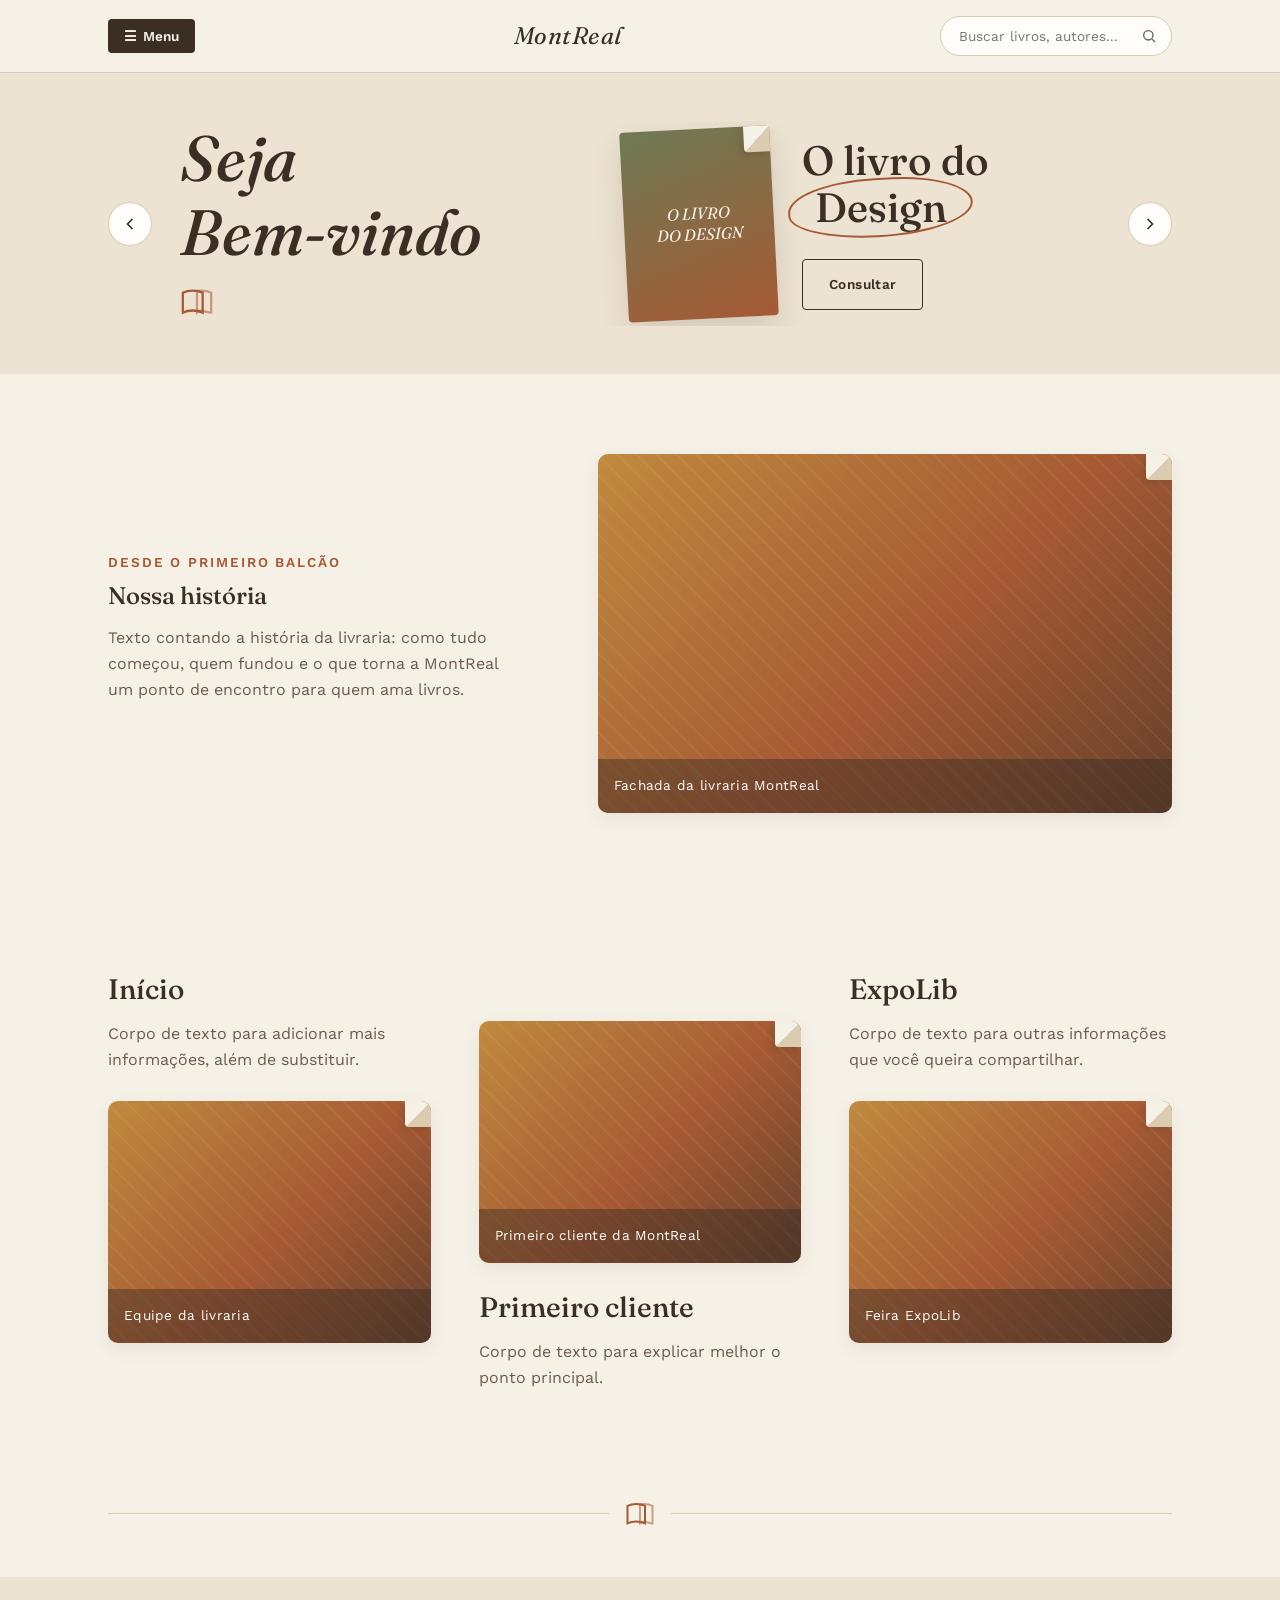
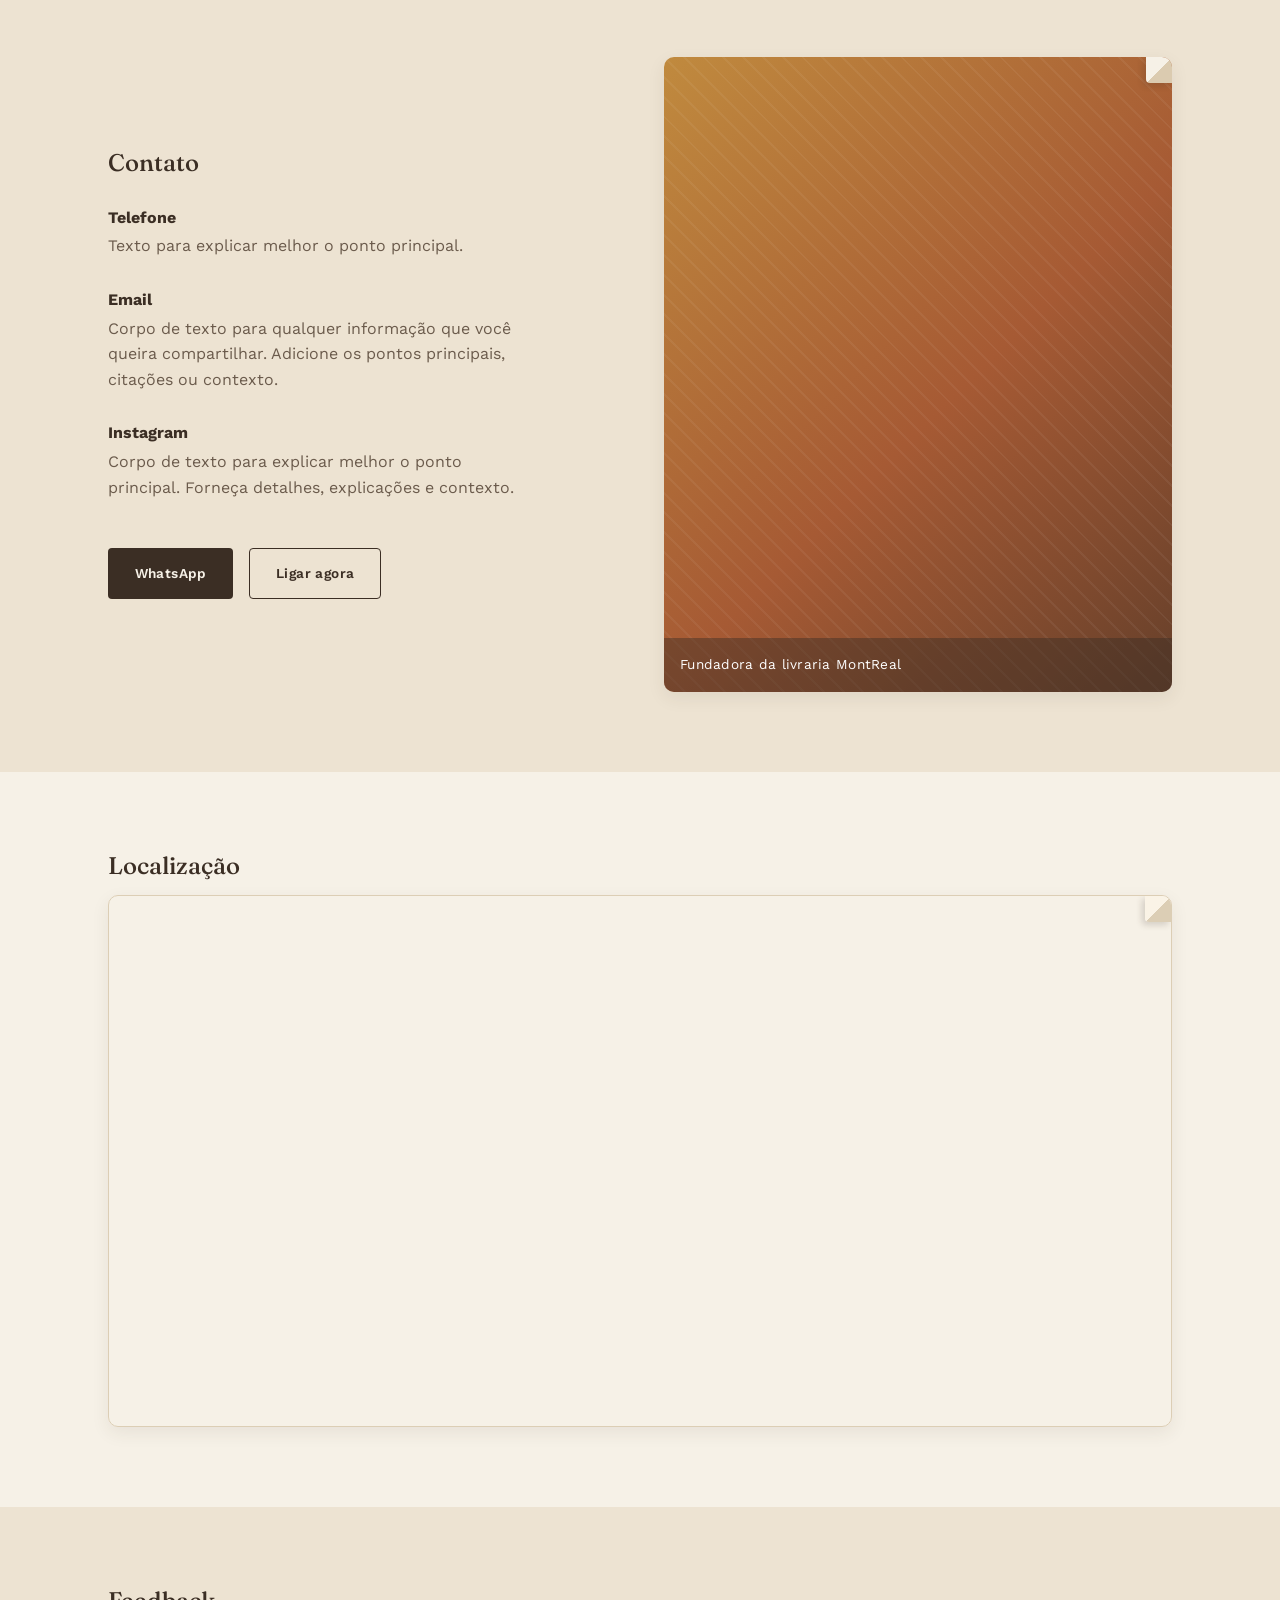
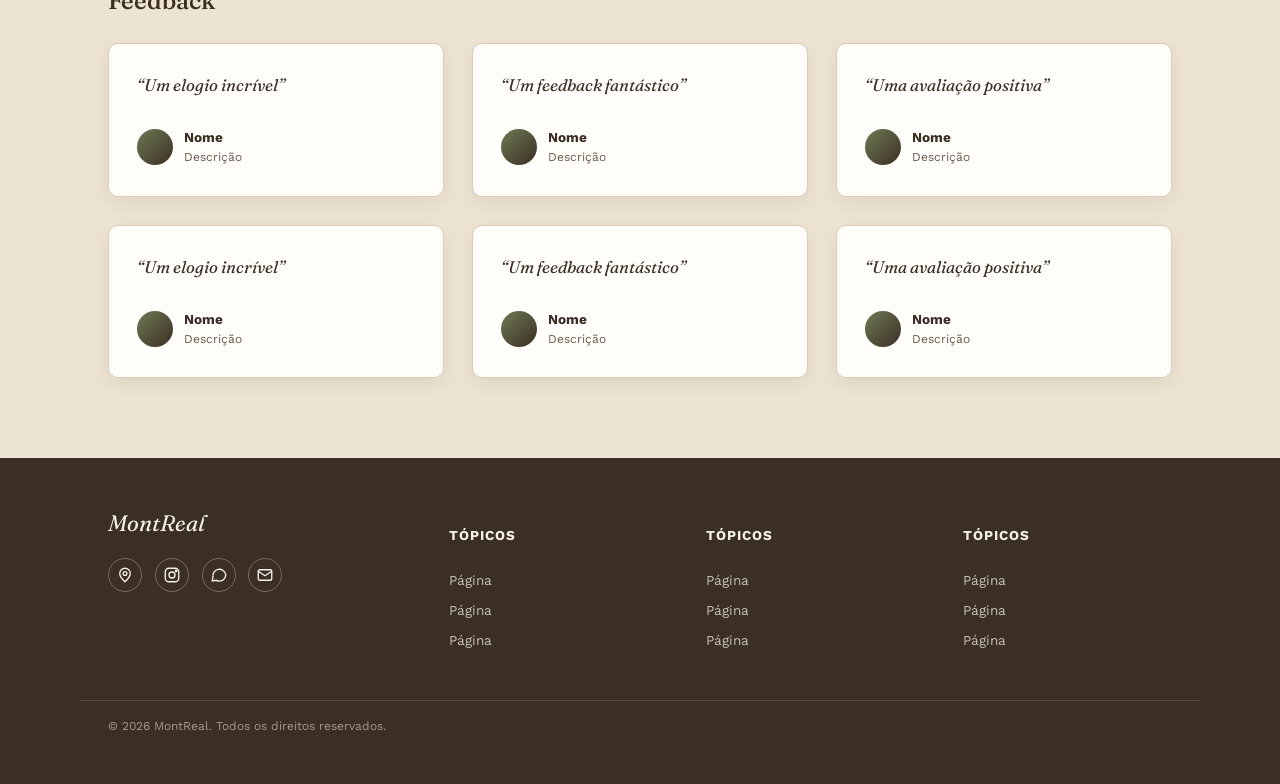
<file: tbifsc/index.html>
<!DOCTYPE html>
<html lang="pt-BR">
<head>
<meta charset="UTF-8">
<meta name="viewport" content="width=device-width, initial-scale=1.0">
<title>MontReal — Livraria</title>

<!-- Tokens de design e estilos globais -->
<link rel="stylesheet" href="assets/css/variables.css">
<link rel="stylesheet" href="assets/css/global.css">

<!-- Estilos de cada componente (mesma ordem em que aparecem na página) -->
<link rel="stylesheet" href="components/01-header/header.css">
<link rel="stylesheet" href="components/02-hero/hero.css">
<link rel="stylesheet" href="components/03-historia/historia.css">
<link rel="stylesheet" href="components/04-info-cards/info-cards.css">
<link rel="stylesheet" href="components/05-divider/divider.css">
<link rel="stylesheet" href="components/06-contato/contato.css">
<link rel="stylesheet" href="components/07-localizacao/localizacao.css">
<link rel="stylesheet" href="components/08-feedback/feedback.css">
<link rel="stylesheet" href="components/09-footer/footer.css">
</head>
<body>

<!-- =================== 01. HEADER =================== -->
<header class="site-header" id="site-header">
  <div class="container site-header__inner">

    <button class="site-header__menu-btn" id="menuToggle" aria-expanded="false" aria-controls="mobileNav">
      <span class="visually-hidden">Abrir menu</span>
      <span class="site-header__menu-label">Menu</span>
    </button>

    <a href="#top" class="site-header__logo">MontReal</a>

    <form class="site-header__search" role="search" onsubmit="return false;">
      <label for="searchInput" class="visually-hidden">Buscar</label>
      <input type="search" id="searchInput" placeholder="Buscar livros, autores...">
      <button type="submit" class="site-header__search-btn" aria-label="Buscar">
        <svg width="16" height="16" viewBox="0 0 24 24" fill="none" stroke="currentColor" stroke-width="2">
          <circle cx="11" cy="11" r="7"/>
          <line x1="21" y1="21" x2="16.65" y2="16.65"/>
        </svg>
      </button>
    </form>
  </div>

  <nav class="mobile-nav" id="mobileNav" aria-hidden="true">
    <a href="#historia">Nossa história</a>
    <a href="#contato">Contato</a>
    <a href="#localizacao">Localização</a>
    <a href="#feedback">Feedback</a>
  </nav>
</header>

<!-- =================== 02. HERO =================== -->
<section class="hero section--alt" id="top" aria-label="Boas-vindas">
  <div class="container hero__inner">

    <button class="hero__arrow hero__arrow--prev" id="heroPrev" aria-label="Slide anterior">
      <svg width="20" height="20" viewBox="0 0 24 24" fill="none" stroke="currentColor" stroke-width="2"><polyline points="15 18 9 12 15 6"/></svg>
    </button>

    <div class="hero__slides" id="heroSlides">
      <article class="hero__slide" data-slide="0">
        <div class="hero__text">
          <h1>Seja<br>Bem-vindo</h1>
          <svg class="hero__book-icon" width="34" height="34" viewBox="0 0 24 24" fill="none" stroke="currentColor" stroke-width="1.6">
            <path d="M2 5.5C2 5.5 5 4 9 4s7 1.5 7 1.5v14S13 18 9 18s-7 1.5-7 1.5V5.5Z"/>
            <path d="M22 5.5C22 5.5 19 4 15 4s-3 .3-3 .3v15.2s2-1.5 3-1.5 5 1.5 7 1.5V5.5Z" opacity=".55"/>
          </svg>
        </div>

        <div class="hero__featured">
          <div class="hero__book dog-ear">
            <span class="hero__book-title">O LIVRO<br>DO DESIGN</span>
          </div>
          <div class="hero__caption">
            <h2>O livro do <span class="hero__circle">Design</span></h2>
            <a href="#" class="btn btn--outline">Consultar</a>
          </div>
        </div>
      </article>
    </div>

    <button class="hero__arrow hero__arrow--next" id="heroNext" aria-label="Próximo slide">
      <svg width="20" height="20" viewBox="0 0 24 24" fill="none" stroke="currentColor" stroke-width="2"><polyline points="9 18 15 12 9 6"/></svg>
    </button>
  </div>
</section>

<!-- =================== 03. NOSSA HISTÓRIA =================== -->
<section class="historia section" id="historia" aria-labelledby="historia-title">
  <div class="container historia__inner">
    <div class="historia__text">
      <span class="eyebrow">Desde o primeiro balcão</span>
      <h2 id="historia-title">Nossa história</h2>
      <p>Texto contando a história da livraria: como tudo começou, quem
        fundou e o que torna a MontReal um ponto de encontro para quem
        ama livros.</p>
    </div>
    <div class="historia__image img-placeholder dog-ear">
      <span>Fachada da livraria MontReal</span>
    </div>
  </div>
</section>

<!-- =================== 04. BLOCOS INFORMATIVOS =================== -->
<section class="info-cards section" aria-label="Sobre a livraria">
  <div class="container info-cards__grid">

    <article class="info-card">
      <h3>Início</h3>
      <p>Corpo de texto para adicionar mais informações, além de substituir.</p>
      <div class="info-card__image img-placeholder dog-ear">
        <span>Equipe da livraria</span>
      </div>
    </article>

    <article class="info-card info-card--offset">
      <div class="info-card__image img-placeholder dog-ear">
        <span>Primeiro cliente da MontReal</span>
      </div>
      <h3>Primeiro cliente</h3>
      <p>Corpo de texto para explicar melhor o ponto principal.</p>
    </article>

    <article class="info-card">
      <h3>ExpoLib</h3>
      <p>Corpo de texto para outras informações que você queira compartilhar.</p>
      <div class="info-card__image img-placeholder dog-ear">
        <span>Feira ExpoLib</span>
      </div>
    </article>

  </div>
</section>

<!-- =================== 05. DIVISOR =================== -->
<div class="divider" role="separator" aria-hidden="true">
  <span class="ribbon-divider">
    <svg width="30" height="30" viewBox="0 0 24 24" fill="none" stroke="currentColor" stroke-width="1.6">
      <path d="M2 5.5C2 5.5 5 4 9 4s7 1.5 7 1.5v14S13 18 9 18s-7 1.5-7 1.5V5.5Z"/>
      <path d="M22 5.5C22 5.5 19 4 15 4s-3 .3-3 .3v15.2s2-1.5 3-1.5 5 1.5 7 1.5V5.5Z" opacity=".55"/>
    </svg>
  </span>
</div>

<!-- =================== 06. CONTATO =================== -->
<section class="contato section section--alt" id="contato" aria-labelledby="contato-title">
  <div class="container contato__inner">

    <div class="contato__info">
      <h2 id="contato-title">Contato</h2>

      <dl class="contato__list">
        <div class="contato__item">
          <dt>Telefone</dt>
          <dd>Texto para explicar melhor o ponto principal.</dd>
        </div>
        <div class="contato__item">
          <dt>Email</dt>
          <dd>Corpo de texto para qualquer informação que você queira
            compartilhar. Adicione os pontos principais, citações ou
            contexto.</dd>
        </div>
        <div class="contato__item">
          <dt>Instagram</dt>
          <dd>Corpo de texto para explicar melhor o ponto principal.
            Forneça detalhes, explicações e contexto.</dd>
        </div>
      </dl>

      <div class="contato__actions">
        <a href="https://wa.me/5500000000000" class="btn btn--primary" target="_blank" rel="noopener">WhatsApp</a>
        <a href="tel:+5500000000000" class="btn btn--outline">Ligar agora</a>
      </div>
    </div>

    <div class="contato__image img-placeholder dog-ear">
      <span>Fundadora da livraria MontReal</span>
    </div>

  </div>
</section>

<!-- =================== 07. LOCALIZAÇÃO =================== -->
<section class="localizacao section" id="localizacao" aria-labelledby="localizacao-title">
  <div class="container">
    <h2 id="localizacao-title">Localização</h2>
    <div class="localizacao__map dog-ear">
      <iframe
        title="Mapa de localização da livraria MontReal"
        src="https://www.google.com/maps?q=livraria&output=embed"
        loading="lazy"
        referrerpolicy="no-referrer-when-downgrade">
      </iframe>
    </div>
  </div>
</section>

<!-- =================== 08. FEEDBACK =================== -->
<section class="feedback section section--alt" id="feedback" aria-labelledby="feedback-title">
  <div class="container">
    <h2 id="feedback-title">Feedback</h2>

    <div class="feedback__grid" id="feedbackGrid">
      <blockquote class="feedback__card">
        <p>&ldquo;Um elogio incrível&rdquo;</p>
        <footer>
          <span class="feedback__avatar" aria-hidden="true"></span>
          <span><strong>Nome</strong><small>Descrição</small></span>
        </footer>
      </blockquote>
      <blockquote class="feedback__card">
        <p>&ldquo;Um feedback fantástico&rdquo;</p>
        <footer>
          <span class="feedback__avatar" aria-hidden="true"></span>
          <span><strong>Nome</strong><small>Descrição</small></span>
        </footer>
      </blockquote>
      <blockquote class="feedback__card">
        <p>&ldquo;Uma avaliação positiva&rdquo;</p>
        <footer>
          <span class="feedback__avatar" aria-hidden="true"></span>
          <span><strong>Nome</strong><small>Descrição</small></span>
        </footer>
      </blockquote>
      <blockquote class="feedback__card">
        <p>&ldquo;Um elogio incrível&rdquo;</p>
        <footer>
          <span class="feedback__avatar" aria-hidden="true"></span>
          <span><strong>Nome</strong><small>Descrição</small></span>
        </footer>
      </blockquote>
      <blockquote class="feedback__card">
        <p>&ldquo;Um feedback fantástico&rdquo;</p>
        <footer>
          <span class="feedback__avatar" aria-hidden="true"></span>
          <span><strong>Nome</strong><small>Descrição</small></span>
        </footer>
      </blockquote>
      <blockquote class="feedback__card">
        <p>&ldquo;Uma avaliação positiva&rdquo;</p>
        <footer>
          <span class="feedback__avatar" aria-hidden="true"></span>
          <span><strong>Nome</strong><small>Descrição</small></span>
        </footer>
      </blockquote>
    </div>
  </div>
</section>

<!-- =================== 09. FOOTER =================== -->
<footer class="site-footer">
  <div class="container site-footer__inner">

    <div class="site-footer__brand">
      <p class="site-footer__logo">MontReal</p>
      <div class="site-footer__socials">
        <a href="#" aria-label="Localização">
          <svg width="18" height="18" viewBox="0 0 24 24" fill="none" stroke="currentColor" stroke-width="1.8"><path d="M12 21s-7-6.2-7-11a7 7 0 1 1 14 0c0 4.8-7 11-7 11Z"/><circle cx="12" cy="10" r="2.5"/></svg>
        </a>
        <a href="#" aria-label="Instagram">
          <svg width="18" height="18" viewBox="0 0 24 24" fill="none" stroke="currentColor" stroke-width="1.8"><rect x="3" y="3" width="18" height="18" rx="5"/><circle cx="12" cy="12" r="4"/><circle cx="17.5" cy="6.5" r="1"/></svg>
        </a>
        <a href="#" aria-label="WhatsApp">
          <svg width="18" height="18" viewBox="0 0 24 24" fill="none" stroke="currentColor" stroke-width="1.8"><path d="M21 11.5a8.5 8.5 0 0 1-12.4 7.6L3 20l1-5.4A8.5 8.5 0 1 1 21 11.5Z"/></svg>
        </a>
        <a href="#" aria-label="Email">
          <svg width="18" height="18" viewBox="0 0 24 24" fill="none" stroke="currentColor" stroke-width="1.8"><rect x="3" y="5" width="18" height="14" rx="2"/><path d="m3 7 9 6 9-6"/></svg>
        </a>
      </div>
    </div>

    <nav class="site-footer__col">
      <h4>Tópicos</h4>
      <a href="#">Página</a>
      <a href="#">Página</a>
      <a href="#">Página</a>
    </nav>
    <nav class="site-footer__col">
      <h4>Tópicos</h4>
      <a href="#">Página</a>
      <a href="#">Página</a>
      <a href="#">Página</a>
    </nav>
    <nav class="site-footer__col">
      <h4>Tópicos</h4>
      <a href="#">Página</a>
      <a href="#">Página</a>
      <a href="#">Página</a>
    </nav>

  </div>
  <p class="site-footer__copy">&copy; <span id="footerYear"></span> MontReal. Todos os direitos reservados.</p>
</footer>

<!-- Scripts de cada componente -->
<script src="components/01-header/header.js"></script>
<script src="components/02-hero/hero.js"></script>
<script src="components/09-footer/footer.js"></script>

</body>
</html>
</file>
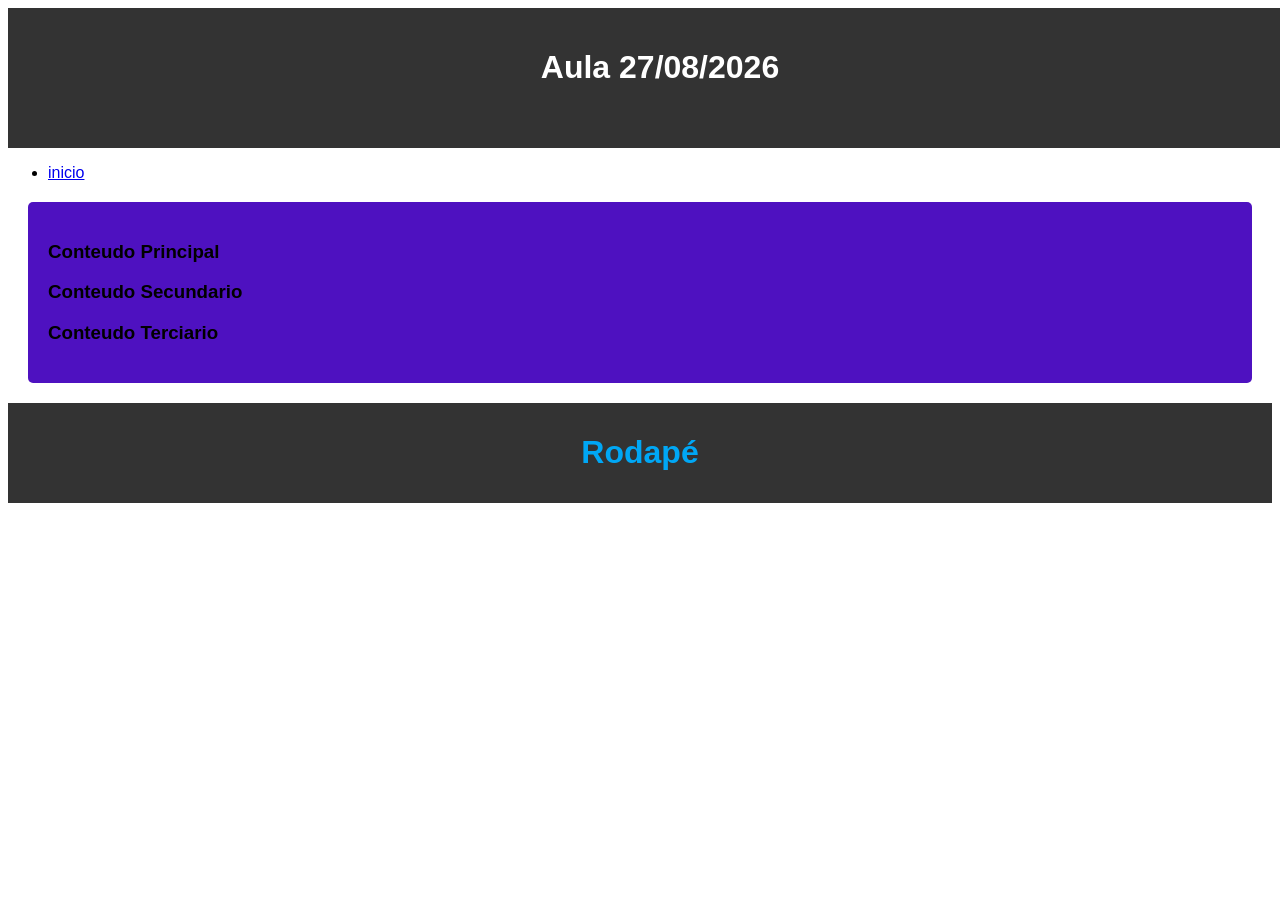
<file: frontend/aula2708/index.html>
<!DOCTYPE html>
<html lang="pt-br">
    <head>
        <meta charset="UTF-8">
        <meta name="viewport" content="width-device-width, initial-scale-1.0">
        <title>Documento</title>
        <link rel="stylesheet" href="style.css">

    </head>
    <body class="body">
        <header class="header">
            <h1>Aula 27/08/2026</h1>

        </header>
        <nav>
            <ul>
                <li><a href="../aula2708/page2.html">inicio</a></li>
              

            </ul>
        </nav>
        <section class="conteudo">  
            <section class="conteudo-principal">
                <h1>Conteudo Principal</h1>
            </section>
            <section class="conteudo-secundario">
                <h1>Conteudo Secundario</h1>
            </section>


                <section class="conteudo-terciario">
                    <h1>Conteudo Terciario</h1>
                </section>


          
            
        </section>
        <footer class="rodape">
            <h1>Rodapé</h1>
        </footer>
    </body>
</html>
</file>
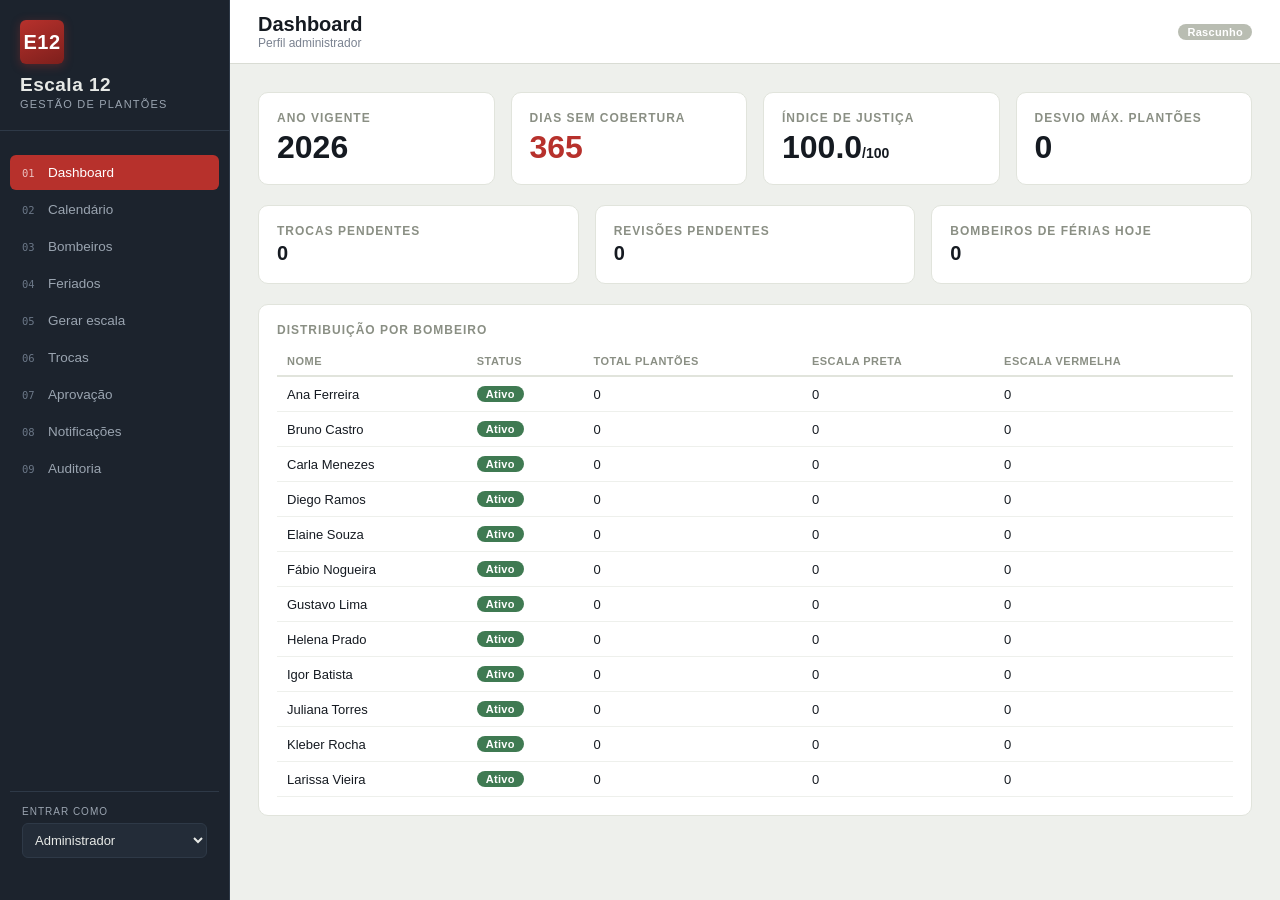
<file: ProjetoCorpoDeBombeiros/escala-bombeiros.html>
<!DOCTYPE html>
<html lang="pt-BR">
<head>
<meta charset="UTF-8">
<meta name="viewport" content="width=device-width, initial-scale=1.0">
<title>Escala 12 — Gestão de Plantões</title>
<style>
:root{
  --ink:#151a21;
  --paper:#eef0ec;
  --panel:#1c232d;
  --panel-2:#232c38;
  --line:#2e3947;
  --red:#b7312c;
  --red-soft:#e2c4c2;
  --amber:#d99a2b;
  --slate:#6b7787;
  --green:#3f7a52;
  --text:#e7e9e6;
  --text-dim:#9aa4b0;
  --font-display: 'Bahnschrift', 'Arial Narrow', Impact, sans-serif;
  --font-body: -apple-system, BlinkMacSystemFont, 'Segoe UI', Roboto, sans-serif;
  --font-mono: 'Consolas', 'SFMono-Regular', Menlo, monospace;
}
*{box-sizing:border-box;}
body{margin:0;background:var(--ink);color:var(--text);font-family:var(--font-body);}
::selection{background:var(--red);color:#fff;}

/* ---- shell ---- */
#app{display:flex;min-height:100vh;}
.sidebar{
  width:230px;flex:0 0 230px;background:var(--panel);border-right:1px solid var(--line);
  display:flex;flex-direction:column;padding:20px 0;
}
.brand{padding:0 20px 20px;border-bottom:1px solid var(--line);margin-bottom:14px;}
.brand .badge{
  width:44px;height:44px;border-radius:6px;background:linear-gradient(155deg,var(--red),#7d1f1c);
  display:flex;align-items:center;justify-content:center;font-family:var(--font-display);
  font-weight:800;font-size:20px;color:#fff;letter-spacing:0.5px;margin-bottom:10px;
  box-shadow:0 2px 10px rgba(183,49,44,.35);
}
.brand h1{font-family:var(--font-display);font-size:19px;margin:0;letter-spacing:0.5px;font-weight:700;}
.brand p{margin:2px 0 0;font-size:11px;color:var(--text-dim);text-transform:uppercase;letter-spacing:1.2px;}

.nav{display:flex;flex-direction:column;gap:2px;padding:10px 10px;flex:1;}
.nav button{
  all:unset;cursor:pointer;padding:10px 12px;border-radius:6px;font-size:13.5px;color:var(--text-dim);
  display:flex;align-items:center;gap:10px;transition:background .12s, color .12s;
}
.nav button .n{font-family:var(--font-mono);font-size:10.5px;color:var(--slate);width:16px;}
.nav button:hover{background:var(--panel-2);color:var(--text);}
.nav button.active{background:var(--red);color:#fff;}
.nav button.active .n{color:rgba(255,255,255,.7);}

.userbox{margin:10px;padding:12px;border-top:1px solid var(--line);padding-top:14px;}
.userbox label{font-size:10px;text-transform:uppercase;letter-spacing:1px;color:var(--text-dim);display:block;margin-bottom:6px;}
.userbox select{width:100%;background:var(--panel-2);color:var(--text);border:1px solid var(--line);border-radius:6px;padding:8px;font-size:13px;}

.main{flex:1;min-width:0;background:var(--paper);color:var(--ink);}
.topbar{
  height:64px;display:flex;align-items:center;justify-content:space-between;padding:0 28px;
  border-bottom:1px solid #d9dcd4;background:#fff;
}
.topbar h2{font-family:var(--font-display);font-size:20px;margin:0;font-weight:700;}
.topbar .sub{font-size:12px;color:#7a8290;}
.content{padding:28px;max-width:1280px;}

/* ---- generic components ---- */
.grid{display:grid;gap:16px;}
.g4{grid-template-columns:repeat(4,1fr);}
.g3{grid-template-columns:repeat(3,1fr);}
.g2{grid-template-columns:repeat(2,1fr);}
@media(max-width:1000px){.g4{grid-template-columns:repeat(2,1fr);}.g3{grid-template-columns:repeat(1,1fr);}}

.card{background:#fff;border:1px solid #e1e4dc;border-radius:10px;padding:18px;}
.card h3{margin:0 0 4px;font-size:12px;text-transform:uppercase;letter-spacing:1px;color:#8a8f84;font-weight:700;}
.stat{font-family:var(--font-display);font-size:32px;font-weight:800;margin-top:4px;}
.stat.small{font-size:20px;}
.pill{display:inline-block;padding:2px 9px;border-radius:20px;font-size:11px;font-weight:700;letter-spacing:.3px;}
.pill.black{background:#222;color:#fff;}
.pill.red{background:var(--red);color:#fff;}
.pill.gray{background:#b9bdb2;color:#fff;}
.pill.blue{background:#3568b0;color:#fff;}
.pill.green{background:var(--green);color:#fff;}
.pill.amber{background:var(--amber);color:#fff;}

button.btn{
  all:unset;cursor:pointer;background:var(--red);color:#fff;padding:9px 16px;border-radius:6px;
  font-size:13px;font-weight:600;display:inline-flex;gap:6px;align-items:center;
}
button.btn:hover{background:#9c2925;}
button.btn.ghost{background:transparent;color:var(--red);border:1px solid var(--red);}
button.btn.ghost:hover{background:#fbeceb;}
button.btn.dark{background:var(--ink);color:#fff;}
button.btn.dark:hover{background:#000;}
button.btn.sm{padding:6px 10px;font-size:12px;}
button.btn:disabled{opacity:.4;cursor:not-allowed;}

input,select,textarea{
  font-family:inherit;font-size:13px;padding:8px 10px;border:1px solid #d3d6cd;border-radius:6px;background:#fff;color:var(--ink);
}
label.f{display:block;font-size:11px;text-transform:uppercase;letter-spacing:.6px;color:#8a8f84;margin:0 0 4px;font-weight:700;}
.field{margin-bottom:12px;}
table{width:100%;border-collapse:collapse;font-size:13px;}
th{text-align:left;font-size:11px;text-transform:uppercase;letter-spacing:.5px;color:#8a8f84;padding:8px 10px;border-bottom:2px solid #e1e4dc;}
td{padding:9px 10px;border-bottom:1px solid #eef0ec;}
tr:hover td{background:#fafbf8;}

.toast-wrap{position:fixed;bottom:20px;right:20px;display:flex;flex-direction:column;gap:8px;z-index:999;}
.toast{background:var(--ink);color:#fff;padding:12px 16px;border-radius:8px;font-size:13px;box-shadow:0 8px 24px rgba(0,0,0,.3);border-left:4px solid var(--amber);max-width:320px;}

.modal-bg{position:fixed;inset:0;background:rgba(10,12,15,.55);display:flex;align-items:center;justify-content:center;z-index:998;}
.modal{background:#fff;border-radius:12px;padding:24px;width:420px;max-width:92vw;max-height:86vh;overflow:auto;}
.modal h3{margin-top:0;font-family:var(--font-display);}

/* ---- calendar ---- */
.cal-head{display:flex;align-items:center;justify-content:space-between;margin-bottom:14px;}
.cal-head h3{font-family:var(--font-display);font-size:22px;margin:0;text-transform:capitalize;}
.cal-nav{display:flex;gap:6px;align-items:center;}
.legend{display:flex;gap:14px;font-size:12px;margin:0 0 14px;flex-wrap:wrap;}
.legend span{display:inline-flex;align-items:center;gap:6px;}
.legend i{width:11px;height:11px;border-radius:3px;display:inline-block;}
.cal-grid{display:grid;grid-template-columns:repeat(7,1fr);gap:6px;}
.cal-dow{font-size:11px;text-transform:uppercase;color:#8a8f84;text-align:center;padding-bottom:4px;font-weight:700;}
.cal-cell{
  background:#fff;border:1px solid #e1e4dc;border-radius:8px;min-height:78px;padding:6px 7px;position:relative;cursor:pointer;
  transition:box-shadow .1s;
}
.cal-cell:hover{box-shadow:0 0 0 2px var(--red) inset;}
.cal-cell.empty{background:transparent;border:none;cursor:default;}
.cal-cell.empty:hover{box-shadow:none;}
.cal-date{font-size:12px;font-weight:700;color:#555;}
.cal-holi{font-size:9.5px;color:var(--amber);font-weight:700;display:block;line-height:1.2;margin-top:1px;}
.cal-name{margin-top:22px;font-size:11.5px;font-weight:700;line-height:1.25;}
.cal-cell.bar-black{border-top:4px solid #222;}
.cal-cell.bar-red{border-top:4px solid var(--red);}
.cal-cell.vac{background:repeating-linear-gradient(135deg,#f2f2ee,#f2f2ee 6px,#e7e8e2 6px,#e7e8e2 12px);}
.cal-cell.blocked-flag::after{content:'●';color:#3568b0;position:absolute;top:6px;right:8px;font-size:9px;}

.tag-row{display:flex;gap:6px;flex-wrap:wrap;margin-top:6px;}
.chip{background:#f1f2ec;border:1px solid #dfe1d8;border-radius:20px;padding:3px 10px;font-size:12px;display:inline-flex;align-items:center;gap:6px;}
.chip button{all:unset;cursor:pointer;color:#a33;font-weight:800;}

.empty-state{padding:40px 20px;text-align:center;color:#8a8f84;}
.badge-dot{width:8px;height:8px;border-radius:50%;display:inline-block;margin-right:6px;}
.notif{padding:10px 12px;border-radius:8px;background:#f7f8f4;border:1px solid #e6e8e0;font-size:13px;margin-bottom:8px;display:flex;justify-content:space-between;gap:10px;align-items:center;}
.notif small{color:#8a8f84;display:block;margin-top:2px;}
</style>
</head>
<body>

<div id="app"></div>
<div class="toast-wrap" id="toasts"></div>

<script>
/* =========================================================
   ESCALA 12 — sistema de gestão de plantões de bombeiros
   Aplicação single-file, dados persistidos em localStorage.
   ========================================================= */

const DOW = ['Domingo','Segunda','Terça','Quarta','Quinta','Sexta','Sábado'];
const DOW_SHORT = ['Dom','Seg','Ter','Qua','Qui','Sex','Sáb'];
const MONTHS = ['Janeiro','Fevereiro','Março','Abril','Maio','Junho','Julho','Agosto','Setembro','Outubro','Novembro','Dezembro'];

const store = {
  get(k, fallback){ try{ const v = localStorage.getItem('esc12_'+k); return v ? JSON.parse(v) : fallback; }catch(e){ return fallback; } },
  set(k, v){ localStorage.setItem('esc12_'+k, JSON.stringify(v)); }
};

/* ---------- seed data ---------- */
function seedFirefighters(){
  const names = [
    "Ana Ferreira","Bruno Castro","Carla Menezes","Diego Ramos","Elaine Souza","Fábio Nogueira",
    "Gustavo Lima","Helena Prado","Igor Batista","Juliana Torres","Kleber Rocha","Larissa Vieira"
  ];
  return names.map((n,i)=>({
    id: 'ff'+(i+1),
    username: n.split(' ')[0].toLowerCase()+ (i+1),
    name: n,
    status: 'ativo', // ativo | ferias | afastado
    vacations: [], // [{start,end}]
    unavailable: [], // ['2026-03-04', ...]
  }));
}

function seedHolidays(year){
  // feriados nacionais fixos (aproximação; não inclui móveis como Páscoa/Carnaval calculados)
  return [
    {date:`${year}-01-01`, name:'Confraternização Universal', level:'nacional'},
    {date:`${year}-04-21`, name:'Tiradentes', level:'nacional'},
    {date:`${year}-05-01`, name:'Dia do Trabalho', level:'nacional'},
    {date:`${year}-09-07`, name:'Independência', level:'nacional'},
    {date:`${year}-10-12`, name:'Nossa Sra. Aparecida', level:'nacional'},
    {date:`${year}-11-02`, name:'Finados', level:'nacional'},
    {date:`${year}-11-15`, name:'Proclamação da República', level:'nacional'},
    {date:`${year}-12-25`, name:'Natal', level:'nacional'},
  ];
}

let DB = {
  year: store.get('year', new Date().getFullYear()),
  firefighters: store.get('firefighters', null) || seedFirefighters(),
  holidays: store.get('holidays', null),
  schedule: store.get('schedule', {}),        // { 'YYYY-MM-DD': firefighterId }
  swaps: store.get('swaps', []),              // {id, fromId, date, toId, toDate, status, needsAdmin}
  notifications: store.get('notifications', []),
  scheduleStatus: store.get('scheduleStatus', 'draft'), // draft | sent | accepted
  reviews: store.get('reviews', []),          // {id,ffId,comment,status}
  currentUserId: store.get('currentUserId', 'admin'),
  auditLog: store.get('auditLog', []),
};
if(!DB.holidays){ DB.holidays = seedHolidays(DB.year); }
persistAll();

function persistAll(){
  store.set('year', DB.year);
  store.set('firefighters', DB.firefighters);
  store.set('holidays', DB.holidays);
  store.set('schedule', DB.schedule);
  store.set('swaps', DB.swaps);
  store.set('notifications', DB.notifications);
  store.set('scheduleStatus', DB.scheduleStatus);
  store.set('reviews', DB.reviews);
  store.set('currentUserId', DB.currentUserId);
  store.set('auditLog', DB.auditLog);
}
function save(){ persistAll(); }
function log(action){ DB.auditLog.unshift({t:new Date().toISOString(), action}); DB.auditLog=DB.auditLog.slice(0,300); save(); }
function notify(text, target){ DB.notifications.unshift({id:'n'+Date.now()+Math.random().toString(16).slice(2), text, target:target||'admin', read:false, t:new Date().toISOString()}); save(); }
function toast(msg){
  const wrap = document.getElementById('toasts');
  const el = document.createElement('div');
  el.className='toast'; el.textContent=msg;
  wrap.appendChild(el);
  setTimeout(()=>el.remove(), 4200);
}

/* ---------- date helpers ---------- */
function pad(n){return n<10?'0'+n:''+n;}
function iso(d){ return `${d.getFullYear()}-${pad(d.getMonth()+1)}-${pad(d.getDate())}`; }
function fromIso(s){ const [y,m,d]=s.split('-').map(Number); return new Date(y,m-1,d); }
function isHoliday(dateStr){ return DB.holidays.find(h=>h.date===dateStr); }
function isWeekend(d){ const w=d.getDay(); return w===0||w===6; }
function scaleType(dateStr){
  const d = fromIso(dateStr);
  return (isWeekend(d) || isHoliday(dateStr)) ? 'vermelha' : 'preta';
}
function daysInYear(year){
  const out=[]; let d=new Date(year,0,1);
  while(d.getFullYear()===year){ out.push(iso(d)); d.setDate(d.getDate()+1); }
  return out;
}
function daysInMonth(year,month){
  const out=[]; let d=new Date(year,month,1);
  while(d.getMonth()===month){ out.push(iso(d)); d.setDate(d.getDate()+1); }
  return out;
}
function addDays(dateStr,n){ const d=fromIso(dateStr); d.setDate(d.getDate()+n); return iso(d); }

function ffById(id){ return DB.firefighters.find(f=>f.id===id); }
function isOnVacation(ff, dateStr){
  return (ff.vacations||[]).some(v=> dateStr>=v.start && dateStr<=v.end);
}
function isUnavailable(ff, dateStr){ return (ff.unavailable||[]).includes(dateStr); }
function isEligible(ff, dateStr){
  if(ff.status==='afastado') return false;
  if(ff.status==='ferias') return false;
  if(isOnVacation(ff, dateStr)) return false;
  if(isUnavailable(ff, dateStr)) return false;
  return true;
}
function hasRestConflict(ffId, dateStr, schedule){
  // needs >=24h gap: cannot work day-1 or day+1
  const prev = addDays(dateStr,-1), next = addDays(dateStr,1);
  return schedule[prev]===ffId || schedule[next]===ffId;
}

/* ---------- auto scheduling algorithm ---------- */
function generateSchedule(year){
  const days = daysInYear(year);
  const schedule = {};
  const counts = {}; const blackCounts={}; const redCounts={};
  DB.firefighters.forEach(f=>{counts[f.id]=0; blackCounts[f.id]=0; redCounts[f.id]=0;});

  const unresolved = [];

  for(const day of days){
    const type = scaleType(day);
    let candidates = DB.firefighters.filter(f=> isEligible(f, day) && !hasRestConflict(f.id, day, schedule));

    if(candidates.length===0){
      // relax: allow rest-conflict only as last resort (should be rare), keep eligibility
      candidates = DB.firefighters.filter(f=> isEligible(f, day));
    }
    if(candidates.length===0){ unresolved.push(day); continue; }

    // score: prioritize lowest total, then lowest count of this type, then lowest overall to balance rotation
    candidates.sort((a,b)=>{
      const typeCountA = type==='vermelha'? redCounts[a.id]:blackCounts[a.id];
      const typeCountB = type==='vermelha'? redCounts[b.id]:blackCounts[b.id];
      if(counts[a.id]!==counts[b.id]) return counts[a.id]-counts[b.id];
      if(typeCountA!==typeCountB) return typeCountA-typeCountB;
      return Math.random()-0.5;
    });

    const chosen = candidates[0];
    schedule[day] = chosen.id;
    counts[chosen.id]++;
    if(type==='vermelha') redCounts[chosen.id]++; else blackCounts[chosen.id]++;
  }

  DB.schedule = schedule;
  DB.scheduleStatus = 'draft';
  save();
  log(`Escala anual de ${year} gerada automaticamente (${unresolved.length} dias sem cobertura).`);
  return {schedule, counts, blackCounts, redCounts, unresolved};
}

function computeMetrics(year){
  const counts={}, blackCounts={}, redCounts={};
  DB.firefighters.forEach(f=>{counts[f.id]=0; blackCounts[f.id]=0; redCounts[f.id]=0;});
  const days = daysInYear(year);
  let uncovered=0;
  days.forEach(day=>{
    const id = DB.schedule[day];
    if(!id){ uncovered++; return; }
    counts[id]=(counts[id]||0)+1;
    if(scaleType(day)==='vermelha') redCounts[id]=(redCounts[id]||0)+1; else blackCounts[id]=(blackCounts[id]||0)+1;
  });
  const vals = Object.values(counts);
  const max = Math.max(...vals), min = Math.min(...vals);
  const mean = vals.reduce((a,b)=>a+b,0)/vals.length;
  const variance = vals.reduce((a,b)=>a+Math.pow(b-mean,2),0)/vals.length;
  const stdev = Math.sqrt(variance);
  const fairness = Math.max(0, 100 - stdev*22).toFixed(1); // heuristic 0-100
  return {counts, blackCounts, redCounts, uncovered, max, min, deviation:(max-min), fairness};
}

/* ============ UI STATE ============ */
let UI = { view:'dashboard', calYear: DB.year, calMonth: new Date().getMonth(), selectedDay:null, editFF:null };

function currentUser(){
  if(DB.currentUserId==='admin') return {id:'admin', name:'Administrador', role:'admin'};
  const f = ffById(DB.currentUserId);
  return f ? {id:f.id, name:f.name, role:'bombeiro', ff:f} : {id:'admin', name:'Administrador', role:'admin'};
}

/* ============ RENDER ROOT ============ */
function render(){
  const u = currentUser();
  const app = document.getElementById('app');
  app.innerHTML = `
    <div class="sidebar">
      <div class="brand">
        <div class="badge">E12</div>
        <h1>Escala 12</h1>
        <p>Gestão de plantões</p>
      </div>
      <div class="nav">
        ${navBtn('dashboard','01','Dashboard', u)}
        ${navBtn('calendar','02','Calendário', u)}
        ${u.role==='admin'? navBtn('firefighters','03','Bombeiros', u):''}
        ${u.role==='admin'? navBtn('holidays','04','Feriados', u):''}
        ${u.role==='admin'? navBtn('generate','05','Gerar escala', u):''}
        ${navBtn('swaps','06','Trocas', u)}
        ${u.role==='admin'? navBtn('approval','07','Aprovação', u):''}
        ${u.role==='bombeiro'? navBtn('myrestrictions','06b','Minhas restrições', u):''}
        ${navBtn('notifications','08','Notificações', u)}
        ${u.role==='admin'? navBtn('audit','09','Auditoria', u):''}
      </div>
      <div class="userbox">
        <label>Entrar como</label>
        <select id="userSelect">
          <option value="admin" ${u.id==='admin'?'selected':''}>Administrador</option>
          ${DB.firefighters.map(f=>`<option value="${f.id}" ${u.id===f.id?'selected':''}>${f.name}</option>`).join('')}
        </select>
      </div>
    </div>
    <div class="main">
      <div class="topbar">
        <div><h2>${viewTitle(UI.view)}</h2><div class="sub">${u.role==='admin'?'Perfil administrador':'Perfil bombeiro · '+u.name}</div></div>
        <div style="display:flex;gap:10px;align-items:center;">
          <span class="pill ${DB.scheduleStatus==='accepted'?'green':DB.scheduleStatus==='sent'?'amber':'gray'}">${statusLabel(DB.scheduleStatus)}</span>
        </div>
      </div>
      <div class="content" id="content"></div>
    </div>
  `;
  document.getElementById('userSelect').onchange = e=>{ DB.currentUserId = e.target.value; save(); UI.view='dashboard'; render(); };
  renderContent();
}
function statusLabel(s){ return s==='accepted'?'Escala aceita':s==='sent'?'Aguardando aprovação':'Rascunho'; }
function navBtn(view,n,label,u){
  return `<button class="${UI.view===view?'active':''}" onclick="setView('${view}')"><span class="n">${n}</span>${label}</button>`;
}
function setView(v){ UI.view=v; render(); }
function viewTitle(v){
  return {dashboard:'Dashboard', calendar:'Calendário anual/mensal', firefighters:'Bombeiros', holidays:'Feriados',
    generate:'Geração automática de escala', swaps:'Trocas de plantão', approval:'Aprovação de escala',
    myrestrictions:'Minhas restrições e férias', notifications:'Notificações', audit:'Auditoria'}[v] || '';
}

function renderContent(){
  const c = document.getElementById('content');
  const u = currentUser();
  if(UI.view==='dashboard') return c.innerHTML = viewDashboard(u);
  if(UI.view==='calendar') return c.innerHTML = viewCalendar(u), wireCalendar();
  if(UI.view==='firefighters' && u.role==='admin') return c.innerHTML = viewFirefighters();
  if(UI.view==='holidays' && u.role==='admin') return c.innerHTML = viewHolidays();
  if(UI.view==='generate' && u.role==='admin') return c.innerHTML = viewGenerate();
  if(UI.view==='swaps') return c.innerHTML = viewSwaps(u);
  if(UI.view==='approval' && u.role==='admin') return c.innerHTML = viewApproval();
  if(UI.view==='myrestrictions' && u.role==='bombeiro') return c.innerHTML = viewMyRestrictions(u);
  if(UI.view==='notifications') return c.innerHTML = viewNotifications(u);
  if(UI.view==='audit' && u.role==='admin') return c.innerHTML = viewAudit();
  UI.view='dashboard'; return c.innerHTML = viewDashboard(u);
}

/* ============ DASHBOARD ============ */
function viewDashboard(u){
  const m = computeMetrics(DB.year);
  const pendingSwaps = DB.swaps.filter(s=>s.status==='pendente').length;
  const pendingReviews = DB.reviews.filter(r=>r.status==='pendente').length;
  const onVacToday = DB.firefighters.filter(f=>isOnVacation(f, iso(new Date()))).length;

  let rows = DB.firefighters.map(f=>{
    return `<tr><td>${f.name}</td><td>${statusPill(f.status)}</td>
      <td>${m.counts[f.id]||0}</td><td>${m.blackCounts[f.id]||0}</td><td>${m.redCounts[f.id]||0}</td></tr>`;
  }).join('');

  return `
    <div class="grid g4" style="margin-bottom:20px;">
      <div class="card"><h3>Ano vigente</h3><div class="stat">${DB.year}</div></div>
      <div class="card"><h3>Dias sem cobertura</h3><div class="stat" style="color:${m.uncovered?'#b7312c':'inherit'}">${m.uncovered}</div></div>
      <div class="card"><h3>Índice de justiça</h3><div class="stat">${m.fairness}<span style="font-size:14px;">/100</span></div></div>
      <div class="card"><h3>Desvio máx. plantões</h3><div class="stat">${m.deviation}</div></div>
    </div>
    <div class="grid g3" style="margin-bottom:20px;">
      <div class="card"><h3>Trocas pendentes</h3><div class="stat small">${pendingSwaps}</div></div>
      <div class="card"><h3>Revisões pendentes</h3><div class="stat small">${pendingReviews}</div></div>
      <div class="card"><h3>Bombeiros de férias hoje</h3><div class="stat small">${onVacToday}</div></div>
    </div>
    <div class="card">
      <h3 style="margin-bottom:10px;">Distribuição por bombeiro</h3>
      <table>
        <thead><tr><th>Nome</th><th>Status</th><th>Total plantões</th><th>Escala preta</th><th>Escala vermelha</th></tr></thead>
        <tbody>${rows || `<tr><td colspan="5" style="color:#8a8f84">Nenhum bombeiro cadastrado.</td></tr>`}</tbody>
      </table>
    </div>
  `;
}
function statusPill(s){
  if(s==='ativo') return `<span class="pill green">Ativo</span>`;
  if(s==='ferias') return `<span class="pill gray">Férias</span>`;
  return `<span class="pill amber">Afastado</span>`;
}

/* ============ CALENDAR ============ */
function viewCalendar(u){
  const year = UI.calYear, month = UI.calMonth;
  const days = daysInMonth(year, month);
  const firstDow = fromIso(days[0]).getDay();
  const cells = [];
  for(let i=0;i<firstDow;i++) cells.push('<div class="cal-cell empty"></div>');
  days.forEach(day=>{
    const id = DB.schedule[day];
    const ff = id ? ffById(id) : null;
    const type = scaleType(day);
    const holi = isHoliday(day);
    const dNum = fromIso(day).getDate();
    let cls = 'cal-cell '+(type==='vermelha' ? 'bar-red':'bar-black');
    let flagBlocked = false;
    if(u.role==='bombeiro'){
      if(isOnVacation(u.ff, day)) cls+=' vac';
      if(isUnavailable(u.ff, day)) flagBlocked = true;
    }
    cells.push(`<div class="${cls} ${flagBlocked?'blocked-flag':''}" onclick="openDay('${day}')">
      <div class="cal-date">${dNum}</div>
      ${holi?`<span class="cal-holi">${holi.name}</span>`:''}
      <div class="cal-name">${ff? ff.name.split(' ')[0] : '<span style=\"color:#c33\">—</span>'}</div>
    </div>`);
  });

  return `
    <div class="cal-head">
      <h3>${MONTHS[month]} ${year}</h3>
      <div class="cal-nav">
        <button class="btn ghost sm" onclick="calNav(-1)">‹ Anterior</button>
        <select id="calYearSel" style="margin:0 6px;">${yearOptions(year)}</select>
        <button class="btn ghost sm" onclick="calNav(1)">Próximo ›</button>
      </div>
    </div>
    <div class="legend">
      <span><i style="background:#222"></i>Escala preta (dia útil)</span>
      <span><i style="background:var(--red)"></i>Escala vermelha (fds/feriado)</span>
      <span><i style="background:#b9bdb2;background-image:repeating-linear-gradient(135deg,#b9bdb2,#b9bdb2 3px,#8f938a 3px,#8f938a 6px)"></i>Férias</span>
      <span><i style="background:#3568b0"></i>Bloqueado por indisponibilidade</span>
    </div>
    <div class="cal-grid">
      ${DOW_SHORT.map(d=>`<div class="cal-dow">${d}</div>`).join('')}
      ${cells.join('')}
    </div>
    <div id="dayModalHost"></div>
  `;
}
function yearOptions(sel){
  let out=''; for(let y=DB.year-1;y<=DB.year+3;y++){ out+=`<option value="${y}" ${y===sel?'selected':''}>${y}</option>`; } return out;
}
function wireCalendar(){
  const sel = document.getElementById('calYearSel');
  if(sel) sel.onchange = e=>{ UI.calYear = parseInt(e.target.value); render(); };
}
function calNav(dir){
  UI.calMonth += dir;
  if(UI.calMonth<0){UI.calMonth=11; UI.calYear--;}
  if(UI.calMonth>11){UI.calMonth=0; UI.calYear++;}
  render();
}
function openDay(day){
  const u = currentUser();
  const id = DB.schedule[day];
  const ff = id ? ffById(id) : null;
  const type = scaleType(day);
  const holi = isHoliday(day);
  const host = document.getElementById('dayModalHost');
  const isAdmin = u.role==='admin';

  const options = DB.firefighters.map(f=>`<option value="${f.id}" ${f.id===id?'selected':''}>${f.name} ${!isEligible(f,day)?'(indisponível)':''}</option>`).join('');

  host.innerHTML = `
    <div class="modal-bg" onclick="if(event.target===this) closeModal()">
      <div class="modal">
        <h3>${fromIso(day).toLocaleDateString('pt-BR',{weekday:'long', day:'2-digit', month:'long', year:'numeric'})}</h3>
        <p style="margin-top:-8px;"><span class="pill ${type==='vermelha'?'red':'black'}">${type==='vermelha'?'Escala vermelha':'Escala preta'}</span>
        ${holi?`&nbsp;<span class="pill amber">${holi.name}</span>`:''}</p>
        <div class="field">
          <label class="f">Bombeiro responsável</label>
          ${isAdmin ? `<select id="dayFF" style="width:100%">${options}</select>` : `<div>${ff?ff.name:'Sem cobertura'}</div>`}
        </div>
        <div style="display:flex;gap:8px;justify-content:flex-end;margin-top:16px;">
          <button class="btn ghost sm" onclick="closeModal()">Fechar</button>
          ${isAdmin ? `<button class="btn sm" onclick="assignDay('${day}')">Salvar</button>` : ''}
          ${(!isAdmin && ff && ff.id===u.id) ? `<button class="btn sm" onclick="startSwap('${day}')">Solicitar troca</button>` : ''}
        </div>
      </div>
    </div>
  `;
}
function closeModal(){ document.getElementById('dayModalHost').innerHTML=''; }
function assignDay(day){
  const sel = document.getElementById('dayFF');
  const newId = sel.value;
  const ff = ffById(newId);
  if(!isEligible(ff, day)){
    if(!confirm(`${ff.name} está indisponível/férias nesta data. Confirmar mesmo assim?`)) return;
  }
  if(hasRestConflict(newId, day, DB.schedule)){
    if(!confirm(`${ff.name} não terá 24h de descanso. Confirmar mesmo assim?`)) return;
  }
  DB.schedule[day] = newId;
  save();
  log(`Plantão de ${day} atribuído manualmente a ${ff.name}.`);
  toast('Plantão atualizado.');
  closeModal();
  render();
}

/* ============ FIREFIGHTERS ============ */
function viewFirefighters(){
  const rows = DB.firefighters.map(f=>`
    <tr>
      <td><strong>${f.name}</strong><br><span style="color:#8a8f84;font-size:11.5px;">@${f.username}</span></td>
      <td>${statusPill(f.status)}</td>
      <td>${(f.vacations||[]).length} período(s)</td>
      <td>${(f.unavailable||[]).length} data(s)</td>
      <td style="text-align:right;">
        <button class="btn ghost sm" onclick="editFF('${f.id}')">Editar</button>
        <button class="btn ghost sm" onclick="toggleStatus('${f.id}')">Alternar status</button>
      </td>
    </tr>`).join('');
  return `
    <div style="display:flex;justify-content:flex-end;margin-bottom:14px;">
      <button class="btn" onclick="editFF(null)">+ Novo bombeiro</button>
    </div>
    <div class="card">
      <table>
        <thead><tr><th>Bombeiro</th><th>Status</th><th>Férias</th><th>Restrições</th><th></th></tr></thead>
        <tbody>${rows}</tbody>
      </table>
    </div>
    <div id="ffModalHost"></div>
  `;
}
function toggleStatus(id){
  const f = ffById(id);
  const order = ['ativo','ferias','afastado'];
  f.status = order[(order.indexOf(f.status)+1)%order.length];
  save(); log(`Status de ${f.name} alterado para ${f.status}.`); render();
}
function editFF(id){
  const f = id ? ffById(id) : {id:null, name:'', username:'', status:'ativo', vacations:[], unavailable:[]};
  UI.editFF = JSON.parse(JSON.stringify(f));
  const host = document.getElementById('ffModalHost');
  host.innerHTML = `
    <div class="modal-bg" onclick="if(event.target===this) document.getElementById('ffModalHost').innerHTML=''">
      <div class="modal">
        <h3>${id?'Editar bombeiro':'Novo bombeiro'}</h3>
        <div class="field"><label class="f">Nome completo</label><input id="ffName" style="width:100%" value="${f.name}"></div>
        <div class="field"><label class="f">Nome de usuário</label><input id="ffUser" style="width:100%" value="${f.username}"></div>
        <div class="field"><label class="f">Status</label>
          <select id="ffStatus" style="width:100%">
            <option value="ativo" ${f.status==='ativo'?'selected':''}>Ativo</option>
            <option value="ferias" ${f.status==='ferias'?'selected':''}>Férias</option>
            <option value="afastado" ${f.status==='afastado'?'selected':''}>Afastado</option>
          </select>
        </div>
        <div style="display:flex;gap:8px;justify-content:flex-end;margin-top:16px;">
          <button class="btn ghost sm" onclick="document.getElementById('ffModalHost').innerHTML=''">Cancelar</button>
          ${id?`<button class="btn ghost sm" style="border-color:#b7312c;color:#b7312c" onclick="removeFF('${id}')">Remover</button>`:''}
          <button class="btn sm" onclick="saveFF('${id||''}')">Salvar</button>
        </div>
      </div>
    </div>
  `;
}
function saveFF(id){
  const name = document.getElementById('ffName').value.trim();
  const username = document.getElementById('ffUser').value.trim();
  const status = document.getElementById('ffStatus').value;
  if(!name || !username){ toast('Preencha nome e usuário.'); return; }
  if(id){
    const f = ffById(id); f.name=name; f.username=username; f.status=status;
  }else{
    if(DB.firefighters.length>=12){ toast('Limite de 12 bombeiros atingido.'); return; }
    DB.firefighters.push({id:'ff'+Date.now(), name, username, status, vacations:[], unavailable:[]});
  }
  save(); log(`Bombeiro ${name} salvo.`); document.getElementById('ffModalHost').innerHTML=''; render();
}
function removeFF(id){
  if(!confirm('Remover este bombeiro? O histórico de escala será mantido mas ele não receberá novos plantões.')) return;
  DB.firefighters = DB.firefighters.filter(f=>f.id!==id);
  save(); document.getElementById('ffModalHost').innerHTML=''; render();
}

/* ============ HOLIDAYS ============ */
function viewHolidays(){
  const rows = DB.holidays.slice().sort((a,b)=>a.date.localeCompare(b.date)).map(h=>`
    <tr><td>${fromIso(h.date).toLocaleDateString('pt-BR')}</td><td>${h.name}</td>
    <td><span class="pill ${h.level==='nacional'?'black':h.level==='estadual'?'blue':'amber'}">${h.level}</span></td>
    <td style="text-align:right;"><button class="btn ghost sm" onclick="removeHoliday('${h.date}','${h.name.replace(/'/g,"\\'")}')">Remover</button></td></tr>
  `).join('');
  return `
    <div class="card" style="margin-bottom:16px;">
      <h3 style="margin-bottom:10px;">Adicionar feriado</h3>
      <div class="grid g3">
        <div class="field"><label class="f">Data</label><input id="hDate" type="date"></div>
        <div class="field"><label class="f">Nome</label><input id="hName" placeholder="Ex: Aniversário da cidade"></div>
        <div class="field"><label class="f">Abrangência</label>
          <select id="hLevel"><option value="nacional">Nacional</option><option value="estadual">Estadual</option><option value="municipal">Municipal</option></select>
        </div>
      </div>
      <button class="btn" onclick="addHoliday()">Adicionar</button>
    </div>
    <div class="card">
      <table><thead><tr><th>Data</th><th>Nome</th><th>Nível</th><th></th></tr></thead><tbody>${rows}</tbody></table>
    </div>
  `;
}
function addHoliday(){
  const date = document.getElementById('hDate').value;
  const name = document.getElementById('hName').value.trim();
  const level = document.getElementById('hLevel').value;
  if(!date || !name){ toast('Preencha data e nome.'); return; }
  DB.holidays.push({date,name,level});
  save(); log(`Feriado "${name}" cadastrado em ${date}.`); render();
}
function removeHoliday(date,name){
  DB.holidays = DB.holidays.filter(h=>!(h.date===date && h.name===name));
  save(); render();
}

/* ============ GENERATE ============ */
function viewGenerate(){
  const m = computeMetrics(DB.year);
  return `
    <div class="card" style="margin-bottom:18px;">
      <h3 style="margin-bottom:6px;">Geração automática — ano ${DB.year}</h3>
      <p style="color:#5a6058;font-size:13.5px;">O motor distribui os 365 (ou 366) dias entre os 12 bombeiros, respeitando férias, restrições
      individuais, descanso mínimo de 24h entre plantões e equilíbrio entre escala preta e vermelha. Gerar novamente substitui a escala atual do ano.</p>
      <div style="display:flex;gap:10px;align-items:center;margin-top:14px;">
        <select id="genYear">${yearOptions(DB.year)}</select>
        <button class="btn" onclick="runGenerate()">Gerar escala anual</button>
        <button class="btn ghost" onclick="runGenerateMonth()">Gerar apenas mês atual</button>
      </div>
    </div>
    <div class="grid g4">
      <div class="card"><h3>Cobertura</h3><div class="stat">${365-m.uncovered}/${daysInYear(DB.year).length}</div></div>
      <div class="card"><h3>Fairness score</h3><div class="stat">${m.fairness}</div></div>
      <div class="card"><h3>Desvio máx.</h3><div class="stat">${m.deviation}</div></div>
      <div class="card"><h3>Dias descobertos</h3><div class="stat" style="color:${m.uncovered?'#b7312c':'inherit'}">${m.uncovered}</div></div>
    </div>
    ${DB.scheduleStatus==='draft' && Object.keys(DB.schedule).length ? `
      <div class="card" style="margin-top:18px;">
        <h3 style="margin-bottom:10px;">Enviar para aprovação</h3>
        <p style="font-size:13px;color:#5a6058;">Notifica todos os bombeiros para que aceitem a escala ou solicitem revisão.</p>
        <button class="btn dark" onclick="sendForApproval()">Enviar escala para aprovação</button>
      </div>` : ''}
  `;
}
function runGenerate(){
  const year = parseInt(document.getElementById('genYear').value);
  DB.year = year; save();
  const res = generateSchedule(year);
  toast(`Escala de ${year} gerada. ${res.unresolved.length? res.unresolved.length+' dias precisam de ajuste manual.':'Cobertura completa.'}`);
  render();
}
function runGenerateMonth(){
  const today = new Date();
  const days = daysInMonth(today.getFullYear(), today.getMonth());
  const counts={}, blackCounts={}, redCounts={};
  DB.firefighters.forEach(f=>{counts[f.id]=0;blackCounts[f.id]=0;redCounts[f.id]=0;});
  Object.keys(DB.schedule).forEach(d=>{
    const id=DB.schedule[d]; if(!id) return;
    counts[id]=(counts[id]||0)+1;
    if(scaleType(d)==='vermelha') redCounts[id]=(redCounts[id]||0)+1; else blackCounts[id]=(blackCounts[id]||0)+1;
  });
  days.forEach(day=>{
    const type = scaleType(day);
    let candidates = DB.firefighters.filter(f=> isEligible(f, day) && !hasRestConflict(f.id, day, DB.schedule));
    if(candidates.length===0) candidates = DB.firefighters.filter(f=> isEligible(f, day));
    if(candidates.length===0) return;
    candidates.sort((a,b)=>{
      const tA = type==='vermelha'?redCounts[a.id]:blackCounts[a.id], tB = type==='vermelha'?redCounts[b.id]:blackCounts[b.id];
      if(counts[a.id]!==counts[b.id]) return counts[a.id]-counts[b.id];
      return tA-tB;
    });
    const chosen = candidates[0];
    DB.schedule[day]=chosen.id; counts[chosen.id]++;
    if(type==='vermelha') redCounts[chosen.id]++; else blackCounts[chosen.id]++;
  });
  save(); log(`Escala mensal de ${MONTHS[today.getMonth()]} regenerada.`); toast('Mês atual regenerado.'); render();
}
function sendForApproval(){
  DB.scheduleStatus='sent'; save();
  DB.firefighters.forEach(f=> notify(`Nova escala de ${DB.year} disponível para sua avaliação.`, f.id));
  log('Escala enviada para aprovação de todos os bombeiros.');
  toast('Notificações enviadas.'); render();
}

/* ============ SWAPS ============ */
function viewSwaps(u){
  const mine = u.role==='bombeiro' ? DB.swaps.filter(s=>s.fromId===u.id || s.toId===u.id) : DB.swaps;
  const rows = mine.slice().reverse().map(s=>`
    <tr>
      <td>${ffById(s.fromId)?.name||'?'}</td>
      <td>${fromIso(s.date).toLocaleDateString('pt-BR')}</td>
      <td>${ffById(s.toId)?.name||'?'}</td>
      <td>${statusPillSwap(s.status)}</td>
      <td style="text-align:right;">${swapActions(s,u)}</td>
    </tr>`).join('');
  return `
    <div class="card" style="margin-bottom:16px;">
      <table><thead><tr><th>De</th><th>Data do plantão</th><th>Para</th><th>Status</th><th></th></tr></thead>
      <tbody>${rows || `<tr><td colspan="5" style="color:#8a8f84">Nenhuma troca registrada.</td></tr>`}</tbody></table>
    </div>
    ${u.role==='bombeiro' ? `<p style="font-size:12.5px;color:#8a8f84;">Para solicitar uma troca, abra o dia desejado no Calendário e clique em "Solicitar troca".</p>`:''}
  `;
}
function statusPillSwap(s){
  if(s==='aceito') return `<span class="pill green">Aceito</span>`;
  if(s==='recusado') return `<span class="pill red">Recusado</span>`;
  if(s==='aguardando_admin') return `<span class="pill amber">Aguardando admin</span>`;
  return `<span class="pill gray">Pendente</span>`;
}
function swapActions(s,u){
  if(u.role==='bombeiro' && s.toId===u.id && s.status==='pendente'){
    return `<button class="btn sm" onclick="respondSwap('${s.id}',true)">Aceitar</button>
            <button class="btn ghost sm" onclick="respondSwap('${s.id}',false)">Recusar</button>`;
  }
  if(u.role==='admin' && s.status==='aguardando_admin'){
    return `<button class="btn sm" onclick="adminResolveSwap('${s.id}',true)">Aprovar</button>
            <button class="btn ghost sm" onclick="adminResolveSwap('${s.id}',false)">Rejeitar</button>`;
  }
  return '';
}
function startSwap(day){
  const u = currentUser();
  const others = DB.firefighters.filter(f=>f.id!==u.id);
  const host = document.getElementById('dayModalHost');
  host.innerHTML = `
    <div class="modal-bg" onclick="if(event.target===this) closeModal()">
      <div class="modal">
        <h3>Solicitar troca — ${fromIso(day).toLocaleDateString('pt-BR')}</h3>
        <div class="field">
          <label class="f">Trocar com</label>
          <select id="swapTarget" style="width:100%">${others.map(f=>`<option value="${f.id}">${f.name}</option>`).join('')}</select>
        </div>
        <div style="display:flex;gap:8px;justify-content:flex-end;margin-top:16px;">
          <button class="btn ghost sm" onclick="closeModal()">Cancelar</button>
          <button class="btn sm" onclick="submitSwap('${day}')">Enviar solicitação</button>
        </div>
      </div>
    </div>
  `;
}
function submitSwap(day){
  const u = currentUser();
  const toId = document.getElementById('swapTarget').value;
  const swap = {id:'sw'+Date.now(), fromId:u.id, date:day, toId, status:'pendente'};
  DB.swaps.push(swap); save();
  notify(`${u.name} quer trocar o plantão de ${fromIso(day).toLocaleDateString('pt-BR')} com você.`, toId);
  log(`${u.name} solicitou troca do dia ${day} com ${ffById(toId).name}.`);
  toast('Solicitação enviada.'); closeModal(); render();
}
function respondSwap(id, accept){
  const s = DB.swaps.find(x=>x.id===id);
  if(!accept){ s.status='recusado'; save(); notify(`${ffById(s.toId).name} recusou a troca do dia ${fromIso(s.date).toLocaleDateString('pt-BR')}.`,'admin'); render(); return; }
  // validate rules: eligibility + rest
  const target = ffById(s.toId);
  const scheduleCopy = {...DB.schedule, [s.date]: s.toId};
  const violatesEligibility = !isEligible(target, s.date);
  const violatesRest = hasRestConflict(s.toId, s.date, DB.schedule);
  if(violatesEligibility || violatesRest){
    s.status='aguardando_admin'; save();
    notify(`Troca do dia ${fromIso(s.date).toLocaleDateString('pt-BR')} entre ${ffById(s.fromId).name} e ${target.name} viola regras e precisa de aprovação.`,'admin');
    toast('Troca encaminhada ao administrador (viola regras).');
  }else{
    DB.schedule[s.date] = s.toId; s.status='aceito'; save();
    log(`Troca aceita: ${target.name} assume o plantão de ${s.date}.`);
    toast('Troca confirmada.');
  }
  render();
}
function adminResolveSwap(id, approve){
  const s = DB.swaps.find(x=>x.id===id);
  if(approve){ DB.schedule[s.date]=s.toId; s.status='aceito'; log(`Admin aprovou troca do dia ${s.date}.`); }
  else{ s.status='recusado'; log(`Admin rejeitou troca do dia ${s.date}.`); }
  save(); render();
}

/* ============ APPROVAL (admin view of reviews) ============ */
function viewApproval(){
  const rows = DB.reviews.slice().reverse().map(r=>`
    <tr><td>${ffById(r.ffId)?.name||'?'}</td><td>${r.comment}</td><td>${statusPillReview(r.status)}</td>
    <td style="text-align:right;">${r.status==='pendente'?`<button class="btn sm" onclick="resolveReview('${r.id}',true)">Aprovar</button>
      <button class="btn ghost sm" onclick="resolveReview('${r.id}',false)">Rejeitar</button>`:''}</td></tr>
  `).join('');
  return `
    <div class="card">
      <h3 style="margin-bottom:10px;">Solicitações de revisão de escala</h3>
      <table><thead><tr><th>Bombeiro</th><th>Comentário</th><th>Status</th><th></th></tr></thead>
      <tbody>${rows || `<tr><td colspan="4" style="color:#8a8f84">Nenhuma solicitação.</td></tr>`}</tbody></table>
    </div>
  `;
}
function statusPillReview(s){
  if(s==='aprovado') return `<span class="pill green">Aprovado</span>`;
  if(s==='rejeitado') return `<span class="pill red">Rejeitado</span>`;
  return `<span class="pill amber">Pendente</span>`;
}
function resolveReview(id, approve){
  const r = DB.reviews.find(x=>x.id===id);
  r.status = approve?'aprovado':'rejeitado'; save();
  notify(`Sua solicitação de revisão foi ${approve?'aprovada':'rejeitada'}.`, r.ffId);
  log(`Revisão de ${ffById(r.ffId).name} ${approve?'aprovada':'rejeitada'}.`);
  render();
}

/* ============ MY RESTRICTIONS (bombeiro) ============ */
function viewMyRestrictions(u){
  const f = u.ff;
  const unavail = (f.unavailable||[]).slice().sort();
  const vacs = (f.vacations||[]);
  const accepted = DB.scheduleStatus==='sent';
  return `
    <div class="grid g2">
      <div class="card">
        <h3 style="margin-bottom:10px;">Datas indisponíveis</h3>
        <div class="field"><input id="unavDate" type="date"><button class="btn sm" style="margin-left:8px;" onclick="addUnavailable()">Adicionar</button></div>
        <div class="tag-row">${unavail.map(d=>`<span class="chip">${fromIso(d).toLocaleDateString('pt-BR')}<button onclick="removeUnavailable('${d}')">×</button></span>`).join('') || '<span style="color:#8a8f84;font-size:13px;">Nenhuma data registrada.</span>'}</div>
      </div>
      <div class="card">
        <h3 style="margin-bottom:10px;">Solicitar férias</h3>
        <div class="field"><label class="f">Início</label><input id="vacStart" type="date"></div>
        <div class="field"><label class="f">Fim</label><input id="vacEnd" type="date"></div>
        <button class="btn sm" onclick="requestVacation()">Enviar solicitação</button>
        <div class="tag-row" style="margin-top:12px;">${vacs.map(v=>`<span class="chip">${fromIso(v.start).toLocaleDateString('pt-BR')} → ${fromIso(v.end).toLocaleDateString('pt-BR')}</span>`).join('') || '<span style="color:#8a8f84;font-size:13px;">Nenhum período registrado.</span>'}</div>
      </div>
    </div>
    ${accepted ? `
    <div class="card" style="margin-top:16px;">
      <h3 style="margin-bottom:10px;">Escala ${DB.year}</h3>
      <p style="font-size:13px;color:#5a6058;">Você recebeu a nova escala anual. Deseja aceitar ou solicitar revisão?</p>
      <button class="btn" onclick="acceptSchedule()">Aceitar escala</button>
      <button class="btn ghost" onclick="openReviewModal()">Solicitar revisão</button>
    </div>` : ''}
    <div id="reviewModalHost"></div>
  `;
}
function addUnavailable(){
  const u = currentUser(); const f = u.ff;
  const d = document.getElementById('unavDate').value;
  if(!d) return;
  f.unavailable = f.unavailable||[];
  if(!f.unavailable.includes(d)) f.unavailable.push(d);
  save(); log(`${f.name} bloqueou a data ${d}.`); render();
}
function removeUnavailable(d){
  const u = currentUser(); const f = u.ff;
  f.unavailable = (f.unavailable||[]).filter(x=>x!==d);
  save(); render();
}
function requestVacation(){
  const u = currentUser(); const f = u.ff;
  const start = document.getElementById('vacStart').value, end = document.getElementById('vacEnd').value;
  if(!start||!end||start>end){ toast('Informe um período válido.'); return; }
  f.vacations = f.vacations||[]; f.vacations.push({start,end});
  save(); notify(`${f.name} solicitou férias de ${start} a ${end}.`, 'admin');
  log(`${f.name} solicitou férias (${start} a ${end}).`);
  toast('Solicitação enviada ao administrador.'); render();
}
function acceptSchedule(){
  DB.scheduleStatus='accepted'; save();
  const u = currentUser();
  notify(`${u.name} aceitou a escala de ${DB.year}.`, 'admin');
  log(`${u.name} aceitou a escala.`);
  toast('Escala aceita!'); render();
}
function openReviewModal(){
  const host = document.getElementById('reviewModalHost');
  host.innerHTML = `
    <div class="modal-bg" onclick="if(event.target===this) document.getElementById('reviewModalHost').innerHTML=''">
      <div class="modal">
        <h3>Solicitar revisão</h3>
        <div class="field"><label class="f">Motivo</label><textarea id="reviewComment" rows="4" style="width:100%"></textarea></div>
        <div style="display:flex;gap:8px;justify-content:flex-end;">
          <button class="btn ghost sm" onclick="document.getElementById('reviewModalHost').innerHTML=''">Cancelar</button>
          <button class="btn sm" onclick="submitReview()">Enviar</button>
        </div>
      </div>
    </div>`;
}
function submitReview(){
  const u = currentUser();
  const comment = document.getElementById('reviewComment').value.trim();
  if(!comment){ toast('Descreva o motivo.'); return; }
  DB.reviews.push({id:'rv'+Date.now(), ffId:u.id, comment, status:'pendente'});
  save(); notify(`${u.name} solicitou revisão da escala.`, 'admin');
  log(`${u.name} solicitou revisão: "${comment}"`);
  toast('Solicitação enviada.'); document.getElementById('reviewModalHost').innerHTML=''; render();
}

/* ============ NOTIFICATIONS ============ */
function viewNotifications(u){
  const list = DB.notifications.filter(n=>n.target===u.id).slice(0,80);
  if(list.length) list.forEach(n=>n.read=true), save();
  return `
    <div class="card">
      ${list.map(n=>`<div class="notif"><div>${n.text}<small>${new Date(n.t).toLocaleString('pt-BR')}</small></div></div>`).join('') || `<div class="empty-state">Nenhuma notificação.</div>`}
    </div>
    <p style="font-size:11.5px;color:#8a8f84;margin-top:10px;">* Notificações por e-mail seriam disparadas por um serviço de backend real; nesta demonstração ficam registradas aqui.</p>
  `;
}

/* ============ AUDIT ============ */
function viewAudit(){
  return `
    <div class="card">
      ${DB.auditLog.slice(0,150).map(a=>`<div class="notif"><div>${a.action}<small>${new Date(a.t).toLocaleString('pt-BR')}</small></div></div>`).join('') || `<div class="empty-state">Sem eventos ainda.</div>`}
    </div>
  `;
}

/* ---- notif badge polling (simple) ---- */
render();
</script>
</body>
</html>
</file>
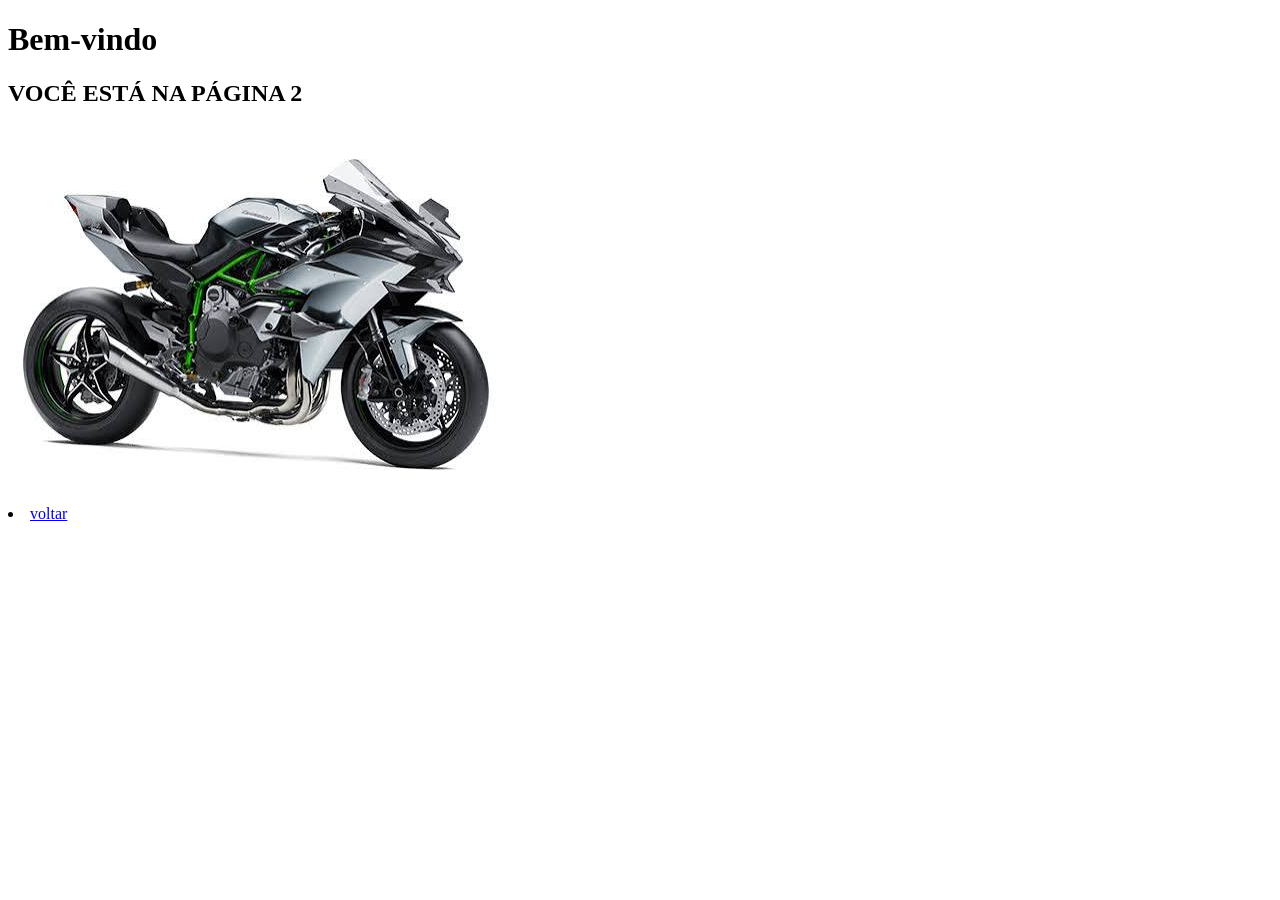
<file: frontend/aula2708/page2.html>
<!DOCTYPE html>
<html lang="pt-br">
    <head>
        <meta charset="UTF-8">
        <meta name="viewport" content="width-device-width, initial-scale-1.0">
        <title>Documento2</title>

    </head>
    <body>
        <header>
            <h1>Bem-vindo</h1>

        </header>
       
    
        <section>
            <h1>VOCÊ ESTÁ NA PÁGINA 2</h1>
            <img src="moto.jpg" alt="imagem">
            
            <li><a href="../aula2708/index.html">voltar</a></li>
        </section>
</file>
<file: tbifsc/assets/css/variables.css>
/* =========================================================
   MontReal — Design Tokens
   Paleta: off-white + tons terrosos (inspirada em papel,
   couro e capas de livro antigas)
   Inclua este arquivo em TODAS as páginas, antes de
   qualquer CSS de componente.
   ========================================================= */

:root {
  /* --- Cores base --- */
  --color-bg:        #F6F1E7; /* off-white principal (papel) */
  --color-bg-alt:    #EDE3D2; /* off-white mais escuro p/ seções alternadas */
  --color-surface:   #FFFDF9; /* cards e superfícies elevadas */
  --color-ink:       #3B2E24; /* texto principal (marrom quase-preto) */
  --color-ink-soft:  #6B5B4C; /* texto secundário */

  /* --- Tons terrosos de destaque --- */
  --color-clay:      #A65A34; /* terracota — CTAs e destaques */
  --color-clay-dark: #8A472A; /* hover / estados ativos */
  --color-olive:     #6E7A54; /* verde-oliva — segundo destaque */
  --color-gold:      #C08A3E; /* ocre/dourado — detalhes e ícones */
  --color-line:      #DBCBB0; /* linhas, bordas, divisores */

  /* --- Tipografia --- */
  --font-display: 'Fraunces', 'Georgia', serif;
  --font-body:    'Work Sans', 'Segoe UI', sans-serif;
  --font-caption: 'Work Sans', sans-serif;

  /* --- Escala tipográfica --- */
  --fs-hero:   clamp(2.4rem, 5vw, 4rem);
  --fs-h1:     clamp(1.9rem, 3.2vw, 2.6rem);
  --fs-h2:     clamp(1.4rem, 2.2vw, 1.8rem);
  --fs-body:   1rem;
  --fs-small:  0.85rem;

  /* --- Espaçamento --- */
  --space-xs: 0.5rem;
  --space-sm: 1rem;
  --space-md: 1.75rem;
  --space-lg: 3rem;
  --space-xl: 5rem;

  /* --- Layout --- */
  --content-width: 1120px;
  --radius-sm: 4px;
  --radius-md: 10px;

  /* --- Sombra suave (papel levantando) --- */
  --shadow-card: 0 6px 18px rgba(59, 46, 36, 0.08);
  --shadow-lift: 0 12px 30px rgba(59, 46, 36, 0.14);
}
</file>
<file: tbifsc/assets/css/global.css>
/* =========================================================
   MontReal — Estilos globais
   Reset + tipografia base + utilitários usados por vários
   componentes (botões, placeholders de imagem, dobra de
   página / "dog-ear" — o elemento de assinatura do site).
   ========================================================= */

@import url('https://fonts.googleapis.com/css2?family=Fraunces:ital,opsz,wght@0,9..144,400;0,9..144,500;0,9..144,600;1,9..144,500&family=Work+Sans:wght@400;500;600;700&display=swap');

* { box-sizing: border-box; }

html { scroll-behavior: smooth; }

body {
  margin: 0;
  background: var(--color-bg);
  color: var(--color-ink);
  font-family: var(--font-body);
  font-size: var(--fs-body);
  line-height: 1.6;
  -webkit-font-smoothing: antialiased;
}

img { max-width: 100%; display: block; }

h1, h2, h3 {
  font-family: var(--font-display);
  color: var(--color-ink);
  margin: 0 0 var(--space-sm);
  line-height: 1.15;
  font-weight: 500;
}

p { margin: 0 0 var(--space-sm); color: var(--color-ink-soft); }

a { color: inherit; text-decoration: none; }

.container {
  width: 100%;
  max-width: var(--content-width);
  margin: 0 auto;
  padding: 0 var(--space-md);
}

.section {
  padding: var(--space-xl) 0;
}

.section--alt {
  background: var(--color-bg-alt);
}

.eyebrow {
  display: inline-block;
  font-family: var(--font-caption);
  font-size: var(--fs-small);
  letter-spacing: 0.14em;
  text-transform: uppercase;
  color: var(--color-clay);
  font-weight: 600;
  margin-bottom: var(--space-xs);
}

/* --- Botões --- */
.btn {
  display: inline-flex;
  align-items: center;
  justify-content: center;
  gap: 0.5rem;
  padding: 0.85rem 1.6rem;
  border-radius: var(--radius-sm);
  font-family: var(--font-body);
  font-weight: 600;
  font-size: var(--fs-small);
  letter-spacing: 0.03em;
  border: 1.5px solid transparent;
  cursor: pointer;
  transition: transform .15s ease, background .2s ease, color .2s ease, box-shadow .2s ease;
}
.btn:hover { transform: translateY(-2px); }
.btn:active { transform: translateY(0); }
.btn:focus-visible {
  outline: 3px solid var(--color-gold);
  outline-offset: 2px;
}

.btn--primary {
  background: var(--color-ink);
  color: var(--color-bg);
}
.btn--primary:hover { background: var(--color-clay-dark); }

.btn--outline {
  background: transparent;
  color: var(--color-ink);
  border-color: var(--color-ink);
}
.btn--outline:hover {
  background: var(--color-ink);
  color: var(--color-bg);
}

.btn--clay {
  background: var(--color-clay);
  color: var(--color-surface);
}
.btn--clay:hover { background: var(--color-clay-dark); }

/* =========================================================
   Placeholder de imagem
   Como o protótipo não tem fotos reais, cada componente usa
   este bloco no lugar de <img>. Basta trocar o <div
   class="img-placeholder"> por um <img src="..."> real —
   ver README de cada componente.
   ========================================================= */
.img-placeholder {
  position: relative;
  width: 100%;
  min-height: 220px;
  border-radius: var(--radius-md);
  background: linear-gradient(135deg, var(--color-gold) 0%, var(--color-clay) 55%, var(--color-ink) 130%);
  display: flex;
  align-items: flex-end;
  overflow: hidden;
  box-shadow: var(--shadow-card);
}
.img-placeholder::before {
  content: '';
  position: absolute;
  inset: 0;
  background-image:
    repeating-linear-gradient(45deg, rgba(255,255,255,.05) 0 2px, transparent 2px 14px);
}
.img-placeholder span {
  position: relative;
  display: block;
  width: 100%;
  padding: var(--space-sm);
  background: rgba(59, 46, 36, 0.45);
  color: #fff;
  font-family: var(--font-caption);
  font-size: var(--fs-small);
  letter-spacing: 0.02em;
}

/* =========================================================
   "Dog-ear" — elemento de assinatura visual do site
   Uma dobra de página no canto do card, remetendo a um livro
   folheado. Aplique a classe .dog-ear em qualquer card/imagem.
   ========================================================= */
.dog-ear { position: relative; }
.dog-ear::after {
  content: '';
  position: absolute;
  top: 0;
  right: 0;
  width: 26px;
  height: 26px;
  background: linear-gradient(135deg, var(--color-bg) 50%, var(--color-line) 51%);
  border-bottom-left-radius: 4px;
  box-shadow: -3px 3px 6px rgba(59, 46, 36, 0.18);
}

/* --- Divisor tipo fita de marcador de página --- */
.ribbon-divider {
  display: flex;
  align-items: center;
  gap: var(--space-sm);
  color: var(--color-clay);
}
.ribbon-divider::before,
.ribbon-divider::after {
  content: '';
  flex: 1;
  height: 1px;
  background: var(--color-line);
}

.visually-hidden {
  position: absolute;
  width: 1px; height: 1px;
  overflow: hidden;
  clip: rect(0 0 0 0);
  white-space: nowrap;
}

@media (prefers-reduced-motion: reduce) {
  * { animation-duration: 0.01ms !important; transition-duration: 0.01ms !important; scroll-behavior: auto !important; }
}
</file>
<file: tbifsc/components/01-header/header.css>
/* =========================================================
   COMPONENTE: Header / Navbar
   Depende de variables.css e global.css (ver README).
   ========================================================= */

.site-header {
  position: sticky;
  top: 0;
  z-index: 50;
  background: var(--color-bg);
  border-bottom: 1px solid var(--color-line);
}

.site-header__inner {
  display: grid;
  grid-template-columns: auto 1fr auto;
  align-items: center;
  gap: var(--space-md);
  padding-top: var(--space-sm);
  padding-bottom: var(--space-sm);
}

.site-header__logo {
  font-family: var(--font-display);
  font-size: 1.5rem;
  letter-spacing: 0.02em;
  text-align: center;
  font-style: italic;
}

.site-header__menu-btn {
  justify-self: start;
  display: inline-flex;
  align-items: center;
  gap: 0.4rem;
  background: var(--color-ink);
  color: var(--color-bg);
  border: none;
  border-radius: var(--radius-sm);
  padding: 0.55rem 1rem;
  font-family: var(--font-body);
  font-size: var(--fs-small);
  font-weight: 600;
  cursor: pointer;
}
.site-header__menu-btn:hover { background: var(--color-clay-dark); }

.site-header__menu-label::before {
  content: '☰';
  margin-right: 0.4rem;
}

.site-header__search {
  justify-self: end;
  display: flex;
  align-items: center;
  background: var(--color-surface);
  border: 1px solid var(--color-line);
  border-radius: 999px;
  padding: 0.4rem 0.6rem 0.4rem 1rem;
  width: min(260px, 100%);
}
.site-header__search input {
  flex: 1;
  border: none;
  background: transparent;
  outline: none;
  font-family: var(--font-body);
  font-size: var(--fs-small);
  color: var(--color-ink);
}
.site-header__search-btn {
  background: none;
  border: none;
  color: var(--color-ink-soft);
  cursor: pointer;
  display: flex;
  padding: 0.3rem;
}

/* --- Menu mobile (painel deslizante) --- */
.mobile-nav {
  max-height: 0;
  overflow: hidden;
  background: var(--color-bg-alt);
  display: flex;
  flex-direction: column;
  transition: max-height .3s ease;
}
.mobile-nav[data-open="true"] { max-height: 260px; }
.mobile-nav a {
  padding: var(--space-sm) var(--space-md);
  border-top: 1px solid var(--color-line);
  font-weight: 600;
}
.mobile-nav a:hover { color: var(--color-clay); }

@media (max-width: 640px) {
  .site-header__inner { grid-template-columns: auto auto; }
  .site-header__search { display: none; }
}
</file>
<file: tbifsc/components/02-hero/hero.css>
/* =========================================================
   COMPONENTE: Hero / Banner de boas-vindas
   Depende de variables.css e global.css (ver README).
   ========================================================= */

.hero { padding: var(--space-lg) 0; }

.hero__inner {
  display: grid;
  grid-template-columns: auto 1fr auto;
  align-items: center;
  gap: var(--space-md);
}

.hero__arrow {
  background: var(--color-surface);
  border: 1px solid var(--color-line);
  color: var(--color-ink);
  width: 44px;
  height: 44px;
  border-radius: 50%;
  display: flex;
  align-items: center;
  justify-content: center;
  cursor: pointer;
  transition: background .2s ease, color .2s ease;
}
.hero__arrow:hover { background: var(--color-ink); color: var(--color-bg); }

.hero__slides { overflow: hidden; }

.hero__slide {
  display: grid;
  grid-template-columns: 1fr 1.2fr;
  gap: var(--space-lg);
  align-items: center;
}

.hero__text h1 {
  font-size: var(--fs-hero);
  font-style: italic;
  margin-bottom: var(--space-sm);
}

.hero__book-icon { color: var(--color-clay); }

.hero__featured {
  display: grid;
  grid-template-columns: auto 1fr;
  gap: var(--space-md);
  align-items: center;
}

.hero__book {
  width: 150px;
  height: 190px;
  border-radius: var(--radius-sm);
  background: linear-gradient(160deg, var(--color-olive) 0%, var(--color-clay) 100%);
  box-shadow: var(--shadow-lift);
  display: flex;
  align-items: center;
  justify-content: center;
  padding: var(--space-sm);
  transform: rotate(-3deg);
}
.hero__book-title {
  font-family: var(--font-display);
  color: var(--color-bg);
  text-align: center;
  font-size: 1rem;
  line-height: 1.3;
  font-style: italic;
}

.hero__caption h2 {
  font-size: var(--fs-h1);
  margin-bottom: var(--space-md);
}

/* Círculo desenhado à mão em volta da palavra "Design" */
.hero__circle {
  position: relative;
  display: inline-block;
  padding: 0 .3em;
}
.hero__circle::after {
  content: '';
  position: absolute;
  inset: -0.15em -0.35em;
  border: 2px solid var(--color-clay);
  border-radius: 50% 45% 55% 50% / 55% 50% 55% 45%;
  transform: rotate(-3deg);
  pointer-events: none;
}

@media (max-width: 780px) {
  .hero__slide { grid-template-columns: 1fr; text-align: center; }
  .hero__featured { grid-template-columns: 1fr; justify-items: center; }
  .hero__text h1 { font-size: 2.4rem; }
  .hero__book-icon { margin: var(--space-sm) auto 0; }
}
</file>
<file: tbifsc/components/03-historia/historia.css>
/* =========================================================
   COMPONENTE: Nossa história
   Depende de variables.css e global.css (ver README).
   ========================================================= */

.historia__inner {
  display: grid;
  grid-template-columns: 1fr 1.3fr;
  gap: var(--space-lg);
  align-items: center;
}

.historia__text p { max-width: 40ch; }

.historia__image { aspect-ratio: 16 / 10; }

@media (max-width: 780px) {
  .historia__inner { grid-template-columns: 1fr; }
  .historia__image { order: -1; }
}
</file>
<file: tbifsc/components/04-info-cards/info-cards.css>
/* =========================================================
   COMPONENTE: Blocos informativos
   Depende de variables.css e global.css (ver README).
   ========================================================= */

.info-cards__grid {
  display: grid;
  grid-template-columns: repeat(3, 1fr);
  gap: var(--space-lg);
}

.info-card h3 { font-size: var(--fs-h2); }
.info-card p { max-width: 32ch; margin-bottom: var(--space-md); }

.info-card__image {
  aspect-ratio: 4 / 3;
}

/* Bloco do meio descido, para reproduzir o efeito "escalonado" do protótipo */
.info-card--offset { margin-top: var(--space-lg); }
.info-card--offset .info-card__image { margin-bottom: var(--space-md); }

@media (max-width: 900px) {
  .info-cards__grid { grid-template-columns: 1fr; gap: var(--space-lg); }
  .info-card--offset { margin-top: 0; }
}
</file>
<file: tbifsc/components/05-divider/divider.css>
/* =========================================================
   COMPONENTE: Divisor (ícone de livro)
   Depende de variables.css e global.css (ver README).
   ========================================================= */

.divider {
  max-width: var(--content-width);
  margin: 0 auto;
  padding: 0 var(--space-md) var(--space-lg);
}

.divider .ribbon-divider svg { color: var(--color-clay); }
</file>
<file: tbifsc/components/06-contato/contato.css>
/* =========================================================
   COMPONENTE: Contato
   Depende de variables.css e global.css (ver README).
   ========================================================= */

.contato__inner {
  display: grid;
  grid-template-columns: 1fr 1fr;
  gap: var(--space-lg);
  align-items: center;
}

.contato__list { margin: var(--space-md) 0 var(--space-lg); }
.contato__item { margin-bottom: var(--space-md); }
.contato__item dt {
  font-family: var(--font-body);
  font-weight: 700;
  color: var(--color-ink);
  margin-bottom: 0.2rem;
}
.contato__item dd {
  margin: 0;
  max-width: 42ch;
  color: var(--color-ink-soft);
}

.contato__actions { display: flex; gap: var(--space-sm); flex-wrap: wrap; }

.contato__image { aspect-ratio: 4 / 5; }

@media (max-width: 780px) {
  .contato__inner { grid-template-columns: 1fr; }
  .contato__image { order: -1; }
}
</file>
<file: tbifsc/components/07-localizacao/localizacao.css>
/* =========================================================
   COMPONENTE: Localização
   Depende de variables.css e global.css (ver README).
   ========================================================= */

.localizacao__map {
  position: relative;
  width: 100%;
  aspect-ratio: 16 / 8;
  border-radius: var(--radius-md);
  overflow: hidden;
  border: 1px solid var(--color-line);
  box-shadow: var(--shadow-card);
  filter: sepia(12%) saturate(85%) contrast(97%); /* aproxima o mapa da paleta terrosa */
}

.localizacao__map iframe {
  width: 100%;
  height: 100%;
  border: 0;
  display: block;
}

@media (max-width: 640px) {
  .localizacao__map { aspect-ratio: 4 / 5; }
}
</file>
<file: tbifsc/components/08-feedback/feedback.css>
/* =========================================================
   COMPONENTE: Feedback (depoimentos)
   Depende de variables.css e global.css (ver README).
   ========================================================= */

.feedback__grid {
  margin-top: var(--space-md);
  display: grid;
  grid-template-columns: repeat(3, 1fr);
  gap: var(--space-md);
}

.feedback__card {
  margin: 0;
  background: var(--color-surface);
  border: 1px solid var(--color-line);
  border-radius: var(--radius-md);
  padding: var(--space-md);
  box-shadow: var(--shadow-card);
  transition: transform .2s ease, box-shadow .2s ease;
}
.feedback__card:hover {
  transform: translateY(-4px);
  box-shadow: var(--shadow-lift);
}

.feedback__card p {
  font-family: var(--font-display);
  font-style: italic;
  color: var(--color-ink);
  font-size: 1.05rem;
  margin-bottom: var(--space-md);
}

.feedback__card footer {
  display: flex;
  align-items: center;
  gap: 0.7rem;
}

.feedback__avatar {
  width: 36px;
  height: 36px;
  border-radius: 50%;
  flex-shrink: 0;
  background: linear-gradient(135deg, var(--color-olive), var(--color-ink));
}

.feedback__card footer strong {
  display: block;
  font-size: var(--fs-small);
  color: var(--color-ink);
}
.feedback__card footer small {
  display: block;
  font-size: 0.75rem;
  color: var(--color-ink-soft);
}

@media (max-width: 900px) {
  .feedback__grid { grid-template-columns: 1fr 1fr; }
}
@media (max-width: 600px) {
  .feedback__grid { grid-template-columns: 1fr; }
}
</file>
<file: tbifsc/components/09-footer/footer.css>
/* =========================================================
   COMPONENTE: Rodapé
   Depende de variables.css e global.css (ver README).
   ========================================================= */

.site-footer {
  background: var(--color-ink);
  color: var(--color-bg);
  padding-top: var(--space-lg);
}

.site-footer__inner {
  display: grid;
  grid-template-columns: 1.4fr repeat(3, 1fr);
  gap: var(--space-lg);
  padding-bottom: var(--space-lg);
  border-bottom: 1px solid rgba(246, 241, 231, 0.15);
}

.site-footer__logo {
  font-family: var(--font-display);
  font-style: italic;
  font-size: 1.4rem;
  color: var(--color-bg);
  margin-bottom: var(--space-sm);
}

.site-footer__socials { display: flex; gap: 0.8rem; }
.site-footer__socials a {
  width: 34px;
  height: 34px;
  border-radius: 50%;
  border: 1px solid rgba(246, 241, 231, 0.3);
  display: flex;
  align-items: center;
  justify-content: center;
  color: var(--color-bg);
  transition: background .2s ease, border-color .2s ease;
}
.site-footer__socials a:hover {
  background: var(--color-clay);
  border-color: var(--color-clay);
}

.site-footer__col h4 {
  font-family: var(--font-body);
  color: var(--color-bg);
  font-size: var(--fs-small);
  text-transform: uppercase;
  letter-spacing: 0.08em;
  margin-bottom: var(--space-sm);
}
.site-footer__col {
  display: flex;
  flex-direction: column;
  gap: 0.5rem;
}
.site-footer__col a {
  color: rgba(246, 241, 231, 0.75);
  font-size: var(--fs-small);
}
.site-footer__col a:hover { color: var(--color-gold); }

.site-footer__copy {
  max-width: var(--content-width);
  margin: 0 auto;
  padding: var(--space-sm) var(--space-md) var(--space-lg);
  font-size: 0.75rem;
  color: rgba(246, 241, 231, 0.55);
}

@media (max-width: 780px) {
  .site-footer__inner { grid-template-columns: 1fr 1fr; }
}
@media (max-width: 480px) {
  .site-footer__inner { grid-template-columns: 1fr; }
}
</file>
<file: frontend/aula2708/style.css>
body {
   
    font-family: Arial, sans-serif;
    background-image: url(https://www.masseyferguson.com/content/dam/public/masseyfergusonglobal/markets/pt_br/assets/discover-mf/news/2026/agosto/massey-ferguson-apresenta-novo-trator-na-expointer-voltado-aos-pequenos-e-medios-produtores.png);
}

header {
    background-color: #333;
    color: #fff;
    padding: 20px;
    text-align: center;
    width: 100%;
    height: 100px;

}

.conteudo {
    background-color: #4e11c0;
    
    padding: 20px;
    margin: 20px;
    border-radius: 5px;
    flex: 1px;
}
.rodape {
    background-color: #333;
    color: #00a7f5;
    padding: 10px;
    text-align: center;
}
</file>
